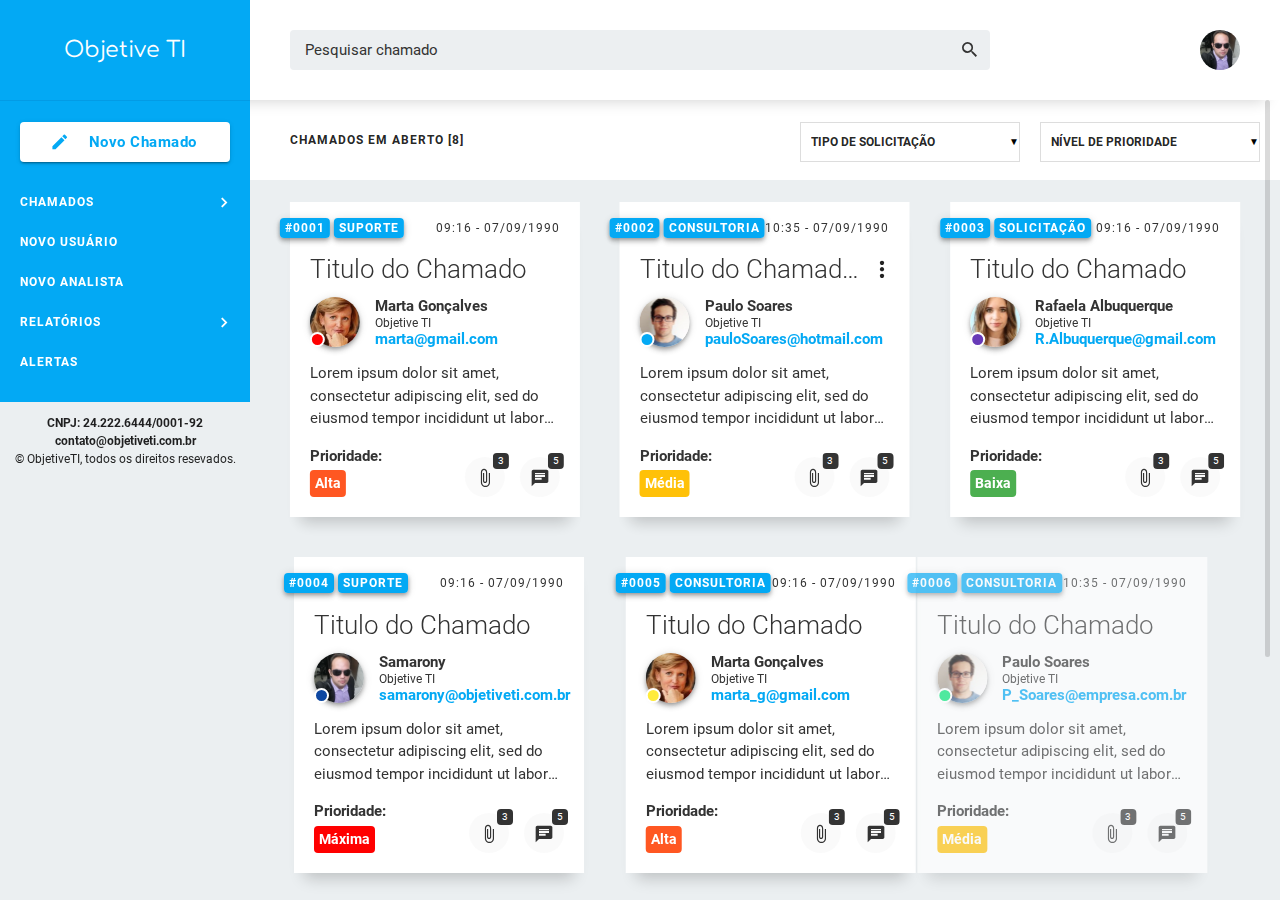
<file: index.html>
﻿<html>
    <head>
        <title>Sam</title>
        <!-- METAS -->
        <meta name="viewport" content="width=device-width, initial-scale=1.0"/>
        <!-- CSS -->
        <link href="css/materialize.css" rel="stylesheet" type="text/css">
        <link href="css/ionicons.css" rel="stylesheet" type="text/css">
        <link href="css/estilo2.css" rel="stylesheet" type="text/css">
        <link href="https://fonts.googleapis.com/css?family=Comfortaa:400,700" rel="stylesheet">
    </head>

    <body>
        
        <div id="topo" class="white">
            <div class="logo light-blue comforta">
		<i class="mdi-navigation-menu click"></i>
                <a href="index.html" class="white-text">Objetive TI</a>
            </div>
            <div class="pesquisa">
                <form class="blue-grey lighten-5">
                    <input type="text" name="busca" placeholder="Pesquisar chamado">
                    <button class="btn z-depth-0">
                        <i class=" ion-android-search"></i>
                    </button>
                </form>
            </div>
            <div class="notificacoes">
                <ul>
                    <li class="active hide">
                        <i class="ion-android-notifications light-blue-text"></i>
                        <span>0</span>
                    </li>
                    <li>
                        <img src="img/sam.jpg" class="responsive-img circle">
                        <div class="content white suave">
                            <h6 class="mini-title"><b>Samarony</b></h6>
                            <a href="#!" class="light-blue-text mini-title">Sair</a>
                        </div>
                    </li>
                </ul>
            </div>
        </div>

        <div id="corpo">
            <div class="menu suave">
                <div class="divider light-blue darken-1"></div>
                <ul class="nm light-blue">
                    <button class="btn openChamado">
                        <b><i class="mdi-content-create left"></i> Novo Chamado</b>
                    </button>
                    <li>
                        <b>Chamados <i class="mdi-hardware-keyboard-arrow-right right" style="margin-right: 15px; font-size: 20px;"></i></b>
                        <ul class="light-blue darken-1 suave">
                            <li>
                                <a>Aberto <span class="right status1"></span></a>
                            </li>
                            <li>
                                <a>Em Atendimento <span class="right status2"></span></a>
                            </li>
                            <li>
                                <a>Aguardando Usuário <span class="right status3"></span></a>
                            </li>
                            <li>
                                <a>Aguardando Terceiro <span class="right status4"></span></a>
                            </li>
                            <li>
                                <a>Encerrado pelo Usuário <span class="right status5"></span></a>
                            </li>
                            <li>
                                <a>Encerrado pelo Analista <span class="right status6"></span></a>
                            </li>
                        </ul>
                    </li>
                    <li>
                        <a href="novousuario.html">Novo Usuário</a>
                    </li>
                    <li>
                        <a href="novoanalista.html">Novo Analista</a>
                    </li>
                    <li>
                        <b>Relatórios <i class="mdi-hardware-keyboard-arrow-right right" style="margin-right: 15px; font-size: 20px;"></i></b>
                        <ul class="light-blue darken-1 suave">
                            <li>
                                <a href="relatorio.html">Relatório de Chamados</a>
                            </li>
                        </ul>
                    </li>
                    <li>
                        <a href="alertas.html">alertas</a>
                    </li>
                </ul>
                <p class="center-align" style="font-size: 12px;">
                    <b>CNPJ: 24.222.6444/0001-92</b>
                    <br>
                    <b>contato@objetiveti.com.br</b>
                    <br>
                    &copy ObjetiveTI, todos os direitos resevados.
                </p>
            </div>
            <div class="chamados">
                <div class="chamados-header white">
                    <h6 class="mini-title"><b>Chamados em Aberto [8]</b></h6>
                    <div class="selecti">
                        <select id="f-prioridade">
                            <option value="#" disabled selected>Nível de Prioridade</option>
                            <option>Todas</option>
                            <option>Máxima</option>
                            <option>Alta</option>
                            <option>Média</option>
                            <option>Baixa</option>
                        </select>
                    </div>
                    <div class="selecti">
                        <select id="f-tipo">
                            <option value="#" disabled selected>Tipo de Solicitação</option>
                            <option>Todas</option>
                            <option>Suporte</option>
                            <option>Consultoria</option>
                            <option>Solicitação</option>
                        </select>
                    </div>
                </div>
                <ul id="aparecer" class="nm items">
                    <li>
                        <a href="chamado.html">
                            <h5 class="mini-title">
                                <b class="light-blue white-text z-depth-2">#0001</b>
                                <b class="tipo light-blue white-text z-depth-2">Suporte</b>
                                <span class="right">09:16 - 07/09/1990</span>
                            </h5>
                            <h4 class="light truncate">Titulo do Chamado</h4>
                            <div class="titulo">
                                <div class="foto circle z-depth-2">
                                    <img src="img/p1.jpg" class="responsive-img" />
                                    <div class="legenda status1"></div>
                                </div>
                                <h6><b class="truncate">Marta Gonçalves</b><span>Objetive TI</span></h6>
                                <h6 class="nm">
                                    <b class="light-blue-text">
                                        marta@gmail.com
                                    </b>
                                </h6>
                            </div>
                            <div class="mini-descricao">
                                Lorem ipsum dolor sit amet, consectetur adipiscing elit, sed do eiusmod tempor incididunt ut labore et dolore magna aliqua.
                            </div>
                            <p>
                                <b>Prioridade:</b>
                                <span class="white-text deep-orange prioridade"><b>Alta</b></span>
                            </p>
                            <div class="infos-extras">
                                <button disabled class="circle">
                                    <i class="mdi-editor-attach-file"></i>
                                    <span class="circle">3</span>
                                </button>
                                <button disabled class="circle">
                                    <i class="mdi-communication-chat"></i>
                                    <span class="circle">5</span>
                                </button>
                            </div>
                        </a>
                        <div class="actions light-blue suave">
                            <div class="action click openChamado tooltipped" data-position="top" data-delay="10" data-tooltip="Editar">
                                <i class="mdi-content-create"></i>
                            </div>
                            <div class="action click tooltipped" data-position="top" data-delay="10" data-tooltip="Arquivar">
                                <i class="mdi-content-archive"></i>
                            </div>
                            <div class="action click tooltipped" data-position="top" data-delay="10" data-tooltip="Deletar">
                                <i class="mdi-action-delete"></i>
                            </div>
                        </div>
                    </li>
                    <li>
                        <a href="chamado.html">
                            <h5 class="mini-title">
                                <b class="light-blue white-text z-depth-2">#0002</b>
                                <b class="tipo light-blue white-text z-depth-2">Consultoria</b>
                                <span class="right">10:35 - 07/09/1990</span>
                            </h5>
                            <h4 class="light truncate">Titulo do Chamado muito cumprido</h4>
                            <div class="titulo">
                                <div class="foto circle z-depth-2">
                                    <img src="img/p2.jpg" class="responsive-img" />
                                    <div class="legenda status2"></div>
                                </div>
                                <h6><b class="truncate">Paulo Soares</b><span>Objetive TI</span></h6>
                                <h6 class="nm">
                                    <b class="light-blue-text">
                                        pauloSoares@hotmail.com
                                    </b>
                                </h6>
                            </div>
                            <div class="mini-descricao">
                                Lorem ipsum dolor sit amet, consectetur adipiscing elit, sed do eiusmod tempor incididunt ut labore et dolore magna aliqua.
                            </div>
                            <p>
                                <b>Prioridade:</b>
                                <span class="white-text amber prioridade"><b>Média</b></span>
                            </p>
                            <div class="infos-extras">
                                <button disabled class="circle">
                                    <i class="mdi-editor-attach-file"></i>
                                    <span class="circle">3</span>
                                </button>
                                <button disabled class="circle">
                                    <i class="mdi-communication-chat"></i>
                                    <span class="circle">5</span>
                                </button>
                            </div>
                        </a>
                        <div class="actionsAnalista">
                            <i class="mdi-navigation-more-vert"></i>
                            <div class="estados light-blue suave">
                                <div class="estado click">Em Atendimento</div>
                                <div class="estado click">Aguardando Usuário</div>
                                <div class="estado click">Aguardando Terceiro</div>
                                <div class="estado click">Encerrado pelo Usuário</div>
                                <div class="estado click">Encerrado pelo Analista</div>
                            </div
                        </div>
                    </li>
                    <li>
                        <a href="chamado.html">
                            <h5 class="mini-title">
                                <b class="light-blue white-text z-depth-2">#0003</b>
                                <b class="tipo light-blue white-text z-depth-2">Solicitação</b>
                                <span class="right">09:16 - 07/09/1990</span>
                            </h5>
                            <h4 class="light truncate">Titulo do Chamado</h4>
                            <div class="titulo">
                                <div class="foto circle z-depth-2">
                                    <img src="img/p3.jpg" class="responsive-img" />
                                    <div class="legenda status6"></div>
                                </div>
                                <h6><b class="truncate">Rafaela Albuquerque</b><span>Objetive TI</span></h6>
                                <h6 class="nm">
                                    <b class="light-blue-text">
                                        R.Albuquerque@gmail.com
                                    </b>
                                </h6>
                            </div>
                            <div class="mini-descricao">
                                Lorem ipsum dolor sit amet, consectetur adipiscing elit, sed do eiusmod tempor incididunt ut labore et dolore magna aliqua.
                            </div>
                            <p>
                                <b>Prioridade:</b>
                                <span class="white-text green prioridade"><b>Baixa</b></span>
                            </p>
                            <div class="infos-extras">
                                <button disabled class="circle">
                                    <i class="mdi-editor-attach-file"></i>
                                    <span class="circle">3</span>
                                </button>
                                <button disabled class="circle">
                                    <i class="mdi-communication-chat"></i>
                                    <span class="circle">5</span>
                                </button>
                            </div>
                        </a>
                        <div class="actions light-blue suave">
                            <div class="action click openChamado tooltipped" data-position="top" data-delay="10" data-tooltip="Editar">
                                <i class="mdi-content-create"></i>
                            </div>
                            <div class="action click tooltipped" data-position="top" data-delay="10" data-tooltip="Arquivar">
                                <i class="mdi-content-archive"></i>
                            </div>
                            <div class="action click tooltipped" data-position="top" data-delay="10" data-tooltip="Deletar">
                                <i class="mdi-action-delete"></i>
                            </div>
                        </div>
                    </li>
                    <li>
                        <a href="chamado.html">
                            <h5 class="mini-title">
                                <b class="light-blue white-text z-depth-2">#0004</b>
                                <b class="tipo light-blue white-text z-depth-2">Suporte</b>
                                <span class="right">09:16 - 07/09/1990</span>
                            </h5>
                            <h4 class="light truncate">Titulo do Chamado</h4>
                            <div class="titulo">
                                <div class="foto circle z-depth-2">
                                    <img src="img/sam.jpg" class="responsive-img" />
                                    <div class="legenda status5"></div>
                                </div>
                                <h6><b class="truncate">Samarony</b><span>Objetive TI</span></h6>
                                <h6 class="nm">
                                    <b class="light-blue-text">
                                        samarony@objetiveti.com.br
                                    </b>
                                </h6>
                            </div>
                            <div class="mini-descricao">
                                Lorem ipsum dolor sit amet, consectetur adipiscing elit, sed do eiusmod tempor incididunt ut labore et dolore magna aliqua.
                            </div>
                            <p>
                                <b>Prioridade:</b>
                                <span class="white-text prioridade"><b>Máxima</b></span>
                            </p>
                            <div class="infos-extras">
                                <button disabled class="circle">
                                    <i class="mdi-editor-attach-file"></i>
                                    <span class="circle">3</span>
                                </button>
                                <button disabled class="circle">
                                    <i class="mdi-communication-chat"></i>
                                    <span class="circle">5</span>
                                </button>
                            </div>
                        </a>
                        <div class="actions light-blue suave">
                            <div class="action click openChamado tooltipped" data-position="top" data-delay="10" data-tooltip="Editar">
                                <i class="mdi-content-create"></i>
                            </div>
                            <div class="action click tooltipped" data-position="top" data-delay="10" data-tooltip="Arquivar">
                                <i class="mdi-content-archive"></i>
                            </div>
                            <div class="action click tooltipped" data-position="top" data-delay="10" data-tooltip="Deletar">
                                <i class="mdi-action-delete"></i>
                            </div>
                        </div>
                    </li>
                    <li>
                        <a href="chamado.html">
                            <h5 class="mini-title">
                                <b class="light-blue white-text z-depth-2">#0005</b>
                                <b class="tipo light-blue white-text z-depth-2">Consultoria</b>
                                <span class="right">09:16 - 07/09/1990</span>
                            </h5>
                            <h4 class="light truncate">Titulo do Chamado</h4>
                            <div class="titulo">
                                <div class="foto circle z-depth-2">
                                    <img src="img/p1.jpg" class="responsive-img" />
                                    <div class="legenda status4"></div>
                                </div>
                                <h6><b class="truncate">Marta Gonçalves</b><span>Objetive TI</span></h6>
                                <h6 class="nm">
                                    <b class="light-blue-text">
                                        marta_g@gmail.com
                                    </b>
                                </h6>
                            </div>
                            <div class="mini-descricao">
                                Lorem ipsum dolor sit amet, consectetur adipiscing elit, sed do eiusmod tempor incididunt ut labore et dolore magna aliqua.
                            </div>
                            <p>
                                <b>Prioridade:</b>
                                <span class="white-text deep-orange prioridade"><b>Alta</b></span>
                            </p>
                            <div class="infos-extras">
                                <button disabled class="circle">
                                    <i class="mdi-editor-attach-file"></i>
                                    <span class="circle">3</span>
                                </button>
                                <button disabled class="circle">
                                    <i class="mdi-communication-chat"></i>
                                    <span class="circle">5</span>
                                </button>
                            </div>
                        </a>
                        <div class="actions light-blue suave">
                            <div class="action click openChamado tooltipped" data-position="top" data-delay="10" data-tooltip="Editar">
                                <i class="mdi-content-create"></i>
                            </div>
                            <div class="action click tooltipped" data-position="top" data-delay="10" data-tooltip="Arquivar">
                                <i class="mdi-content-archive"></i>
                            </div>
                            <div class="action click tooltipped" data-position="top" data-delay="10" data-tooltip="Deletar">
                                <i class="mdi-action-delete"></i>
                            </div>
                        </div>
                    </li>
                    <li>
                        <a href="chamado.html">
                            <h5 class="mini-title">
                                <b class="light-blue white-text z-depth-2">#0006</b>
                                <b class="tipo light-blue white-text z-depth-2">Consultoria</b>
                                <span class="right">10:35 - 07/09/1990</span>
                            </h5>
                            <h4 class="light truncate">Titulo do Chamado</h4>
                            <div class="titulo">
                                <div class="foto circle z-depth-2">
                                    <img src="img/p2.jpg" class="responsive-img" />
                                    <div class="legenda status3"></div>
                                </div>
                                <h6><b class="truncate">Paulo Soares</b><span>Objetive TI</span></h6>
                                <h6 class="nm">
                                    <b class="light-blue-text">
                                        P_Soares@empresa.com.br
                                    </b>
                                </h6>
                            </div>
                            <div class="mini-descricao">
                                Lorem ipsum dolor sit amet, consectetur adipiscing elit, sed do eiusmod tempor incididunt ut labore et dolore magna aliqua.
                            </div>
                            <p>
                                <b>Prioridade:</b>
                                <span class="white-text amber prioridade"><b>Média</b></span>
                            </p>
                            <div class="infos-extras">
                                <button disabled class="circle">
                                    <i class="mdi-editor-attach-file"></i>
                                    <span class="circle">3</span>
                                </button>
                                <button disabled class="circle">
                                    <i class="mdi-communication-chat"></i>
                                    <span class="circle">5</span>
                                </button>
                            </div>
                        </a>
                        <div class="actions light-blue suave">
                            <div class="action click openChamado tooltipped" data-position="top" data-delay="10" data-tooltip="Editar">
                                <i class="mdi-content-create"></i>
                            </div>
                            <div class="action click tooltipped" data-position="top" data-delay="10" data-tooltip="Arquivar">
                                <i class="mdi-content-archive"></i>
                            </div>
                            <div class="action click tooltipped" data-position="top" data-delay="10" data-tooltip="Deletar">
                                <i class="mdi-action-delete"></i>
                            </div>
                        </div>
                    </li>
                    <li>
                        <a href="chamado.html">
                            <h5 class="mini-title">
                                <b class="light-blue white-text z-depth-2">#0007</b>
                                <b class="tipo light-blue white-text z-depth-2">Suporte</b>
                                <span class="right">09:16 - 07/09/1990</span>
                            </h5>
                            <h4 class="light truncate">Titulo do Chamado</h4>
                            <div class="titulo">
                                <div class="foto circle z-depth-2">
                                    <img src="img/p3.jpg" class="responsive-img"/>
                                    <div class="legenda status2"></div>
                                </div>
                                <h6><b class="truncate">Rafaela Albuquerque</b><span>Objetive TI</span></h6>
                                <h6 class="nm">
                                    <b class="light-blue-text">
                                        rafinha123@empresa.edu
                                    </b>
                                </h6>
                            </div>
                            <div class="mini-descricao">
                                Lorem ipsum dolor sit amet, consectetur adipiscing elit, sed do eiusmod tempor incididunt ut labore et dolore magna aliqua.
                            </div>
                            <p>
                                <b>Prioridade:</b>
                                <span class="white-text green prioridade"><b>Baixa</b></span>
                            </p>
                            <div class="infos-extras">
                                <button disabled class="circle">
                                    <i class="mdi-editor-attach-file"></i>
                                    <span class="circle">3</span>
                                </button>
                                <button disabled class="circle">
                                    <i class="mdi-communication-chat"></i>
                                    <span class="circle">5</span>
                                </button>
                            </div>
                        </a>
                        <div class="actions light-blue suave">
                            <div class="action click openChamado tooltipped" data-position="top" data-delay="10" data-tooltip="Editar">
                                <i class="mdi-content-create"></i>
                            </div>
                            <div class="action click tooltipped" data-position="top" data-delay="10" data-tooltip="Arquivar">
                                <i class="mdi-content-archive"></i>
                            </div>
                            <div class="action click tooltipped" data-position="top" data-delay="10" data-tooltip="Deletar">
                                <i class="mdi-action-delete"></i>
                            </div>
                        </div>
                    </li>
                    <li>
                        <a href="chamado.html">
                            <h5 class="mini-title">
                                <b class="light-blue white-text z-depth-2">#0008</b>
                                <b class="tipo light-blue white-text z-depth-2">Solicitação</b>
                                <span class="right">09:16 - 07/09/1990</span>
                            </h5>
                            <h4 class="light truncate">Titulo do Chamado</h4>
                            <div class="titulo">
                                <div class="foto circle z-depth-2">
                                    <img src="img/sam.jpg" class="responsive-img" />
                                    <div class="legenda status1"></div>
                                </div>
                                <h6><b class="truncate">Samarony</b><span>Objetive TI</span></h6>
                                <h6 class="nm">
                                    <b class="light-blue-text">
                                        samarony@objetiveti.com.br
                                    </b>
                                </h6>
                            </div>
                            <div class="mini-descricao">
                                Lorem ipsum dolor sit amet, consectetur adipiscing elit, sed do eiusmod tempor incididunt ut labore et dolore magna aliqua.
                            </div>
                            <p>
                                <b>Prioridade:</b>
                                <span class="white-text prioridade"><b>Máxima</b></span>
                            </p>
                            <div class="infos-extras">
                                <button disabled class="circle">
                                    <i class="mdi-editor-attach-file"></i>
                                    <span class="circle">3</span>
                                </button>
                                <button disabled class="circle">
                                    <i class="mdi-communication-chat"></i>
                                    <span class="circle">5</span>
                                </button>
                            </div>
                        </a>
                        <div class="actions light-blue suave">
                            <div class="action click openChamado tooltipped" data-position="top" data-delay="10" data-tooltip="Editar">
                                <i class="mdi-content-create"></i>
                            </div>
                            <div class="action click tooltipped" data-position="top" data-delay="10" data-tooltip="Arquivar">
                                <i class="mdi-content-archive"></i>
                            </div>
                            <div class="action click tooltipped" data-position="top" data-delay="10" data-tooltip="Deletar">
                                <i class="mdi-action-delete"></i>
                            </div>
                        </div>
                    </li>
                </ul>
            </div>
            <div id="novoChamado" class="suave">
                <form class="white suave">
                    <a class="fechar right light-blue white-text circle click">
                        <i class="mdi-navigation-close"></i>
                    </a>
                    <h6 class="mini-title">
                        <b>Novo Chamado</b>
                    </h6>
                    <input type="text" name="titulodochamado" placeholder="Titulo do chamado">
                    <input type="text" name="pessoasEnvolvidas" placeholder="Emails relacionados Ex: email_1@email.com , email_2@email.com">
                    <textarea class="materialize-textarea" placeholder="Descreva sua dificuldade"></textarea>
                    <div class="file-field input-field nm">
                        <div class="btn light-blue">
                            <span style="text-transform: capitalize;">
                                <i class="mdi-editor-attach-file left"></i> Anexar
                            </span>
                            <input type="file" multiple>
                        </div>
                        <div class="file-path-wrapper">
                            <input class="file-path validate" type="text" placeholder="Envie um ou mais arquivos">
                        </div>
                    </div>
                    <div class="selecti one hide">
                        <select id="n-prioridade">
                            <option value="#" disabled selected>Nível de Prioridade</option>
                            <option>Máxima</option>
                            <option>Alta</option>
                            <option>Média</option>
                            <option>Baixa</option>
                        </select>
                    </div>
                    <div class="selecti">
                        <select id="n-tipo">
                            <option value="#" disabled selected>Tipo de Solicitação</option>
                            <option>Suporte</option>
                            <option>Consultoria</option>
                            <option>Solicitação</option>
                        </select>
                    </div>
                    <div class="right-align">
                        <button type="submit" class="light-blue white-text">
                            <i class="mdi-content-send right"></i> Enviar
                        </button>
                    </div>
                </form>
            </div>
        </div>
        <script src="js/jquery.js"></script>
        <script src="js/materialize.js"></script>
        <script src="js/nicescroll.js"></script>
        <script src="js/script.js"></script>
    </body>
</html>
</file>
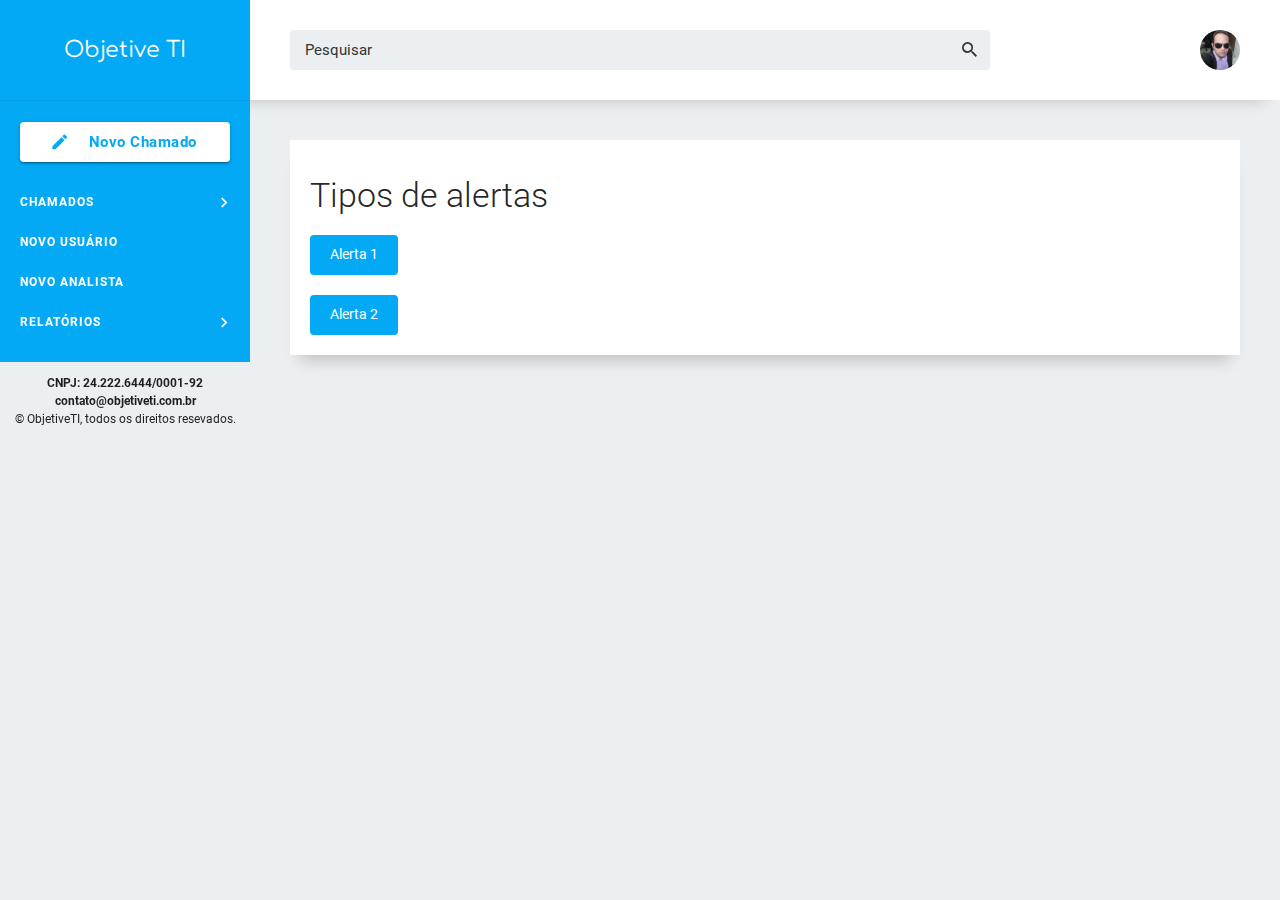
<file: alertas.html>
<html>
    <head>
        <title>Sam</title>
        <!-- METAS -->
        <meta name="viewport" content="width=device-width, initial-scale=1.0"/>
        <!-- CSS -->
        <link href="css/materialize.css" rel="stylesheet" type="text/css">
        <link href="css/ionicons.css" rel="stylesheet" type="text/css">
        <link href="css/estilo2.css" rel="stylesheet" type="text/css">
        <link href="https://fonts.googleapis.com/css?family=Comfortaa:400,700" rel="stylesheet">
    </head>

    <body>
        
        <div id="topo" class="white">
            <div class="logo light-blue comforta">
                <a href="index.html" class="white-text">Objetive TI</a>
            </div>
            <div class="pesquisa">
                <form class="blue-grey lighten-5">
                    <input type="text" name="busca" placeholder="Pesquisar">
                    <button class="btn z-depth-0">
                        <i class=" ion-android-search"></i>
                    </button>
                </form>
            </div>
            <div class="notificacoes">
                <ul>
                    <li class="active hide">
                        <i class="ion-android-notifications light-blue-text"></i>
                        <span>0</span>
                    </li>
                    <li>
                        <img src="img/sam.jpg" class="responsive-img circle">
                        <div class="content white suave">
                            <h6 class="mini-title"><b>Samarony</b></h6>
                            <a href="#!" class="light-blue-text mini-title">Sair</a>
                        </div>
                    </li>
                </ul>
            </div>
        </div>

        <div id="corpo">
            <div class="menu">
                <div class="divider light-blue darken-1"></div>
                <ul class="nm light-blue">
                    <button class="btn openChamado">
                        <b><i class="mdi-content-create left"></i> Novo Chamado</b>
                    </button>
                    <li>
                        <b>Chamados <i class="mdi-hardware-keyboard-arrow-right right" style="margin-right: 15px; font-size: 20px;"></i></b>
                        <ul class="light-blue darken-1 suave">
                            <li>
                                <a>Aberto <span class="right status1"></span></a>
                            </li>
                            <li>
                                <a>Em Atendimento <span class="right status2"></span></a>
                            </li>
                            <li>
                                <a>Aguardando Usuário <span class="right status3"></span></a>
                            </li>
                            <li>
                                <a>Aguardando Terceiro <span class="right status4"></span></a>
                            </li>
                            <li>
                                <a>Encerrado pelo Usuário <span class="right status5"></span></a>
                            </li>
                            <li>
                                <a>Encerrado pelo Analista <span class="right status6"></span></a>
                            </li>
                        </ul>
                    </li>
                    <li>
                        <a href="novousuario.html">Novo Usuário</a>
                    </li>
                    <li>
                        <a href="novoanalista.html">Novo Analista</a>
                    </li>
                    <li>
                        <b>Relatórios <i class="mdi-hardware-keyboard-arrow-right right" style="margin-right: 15px; font-size: 20px;"></i></b>
                        <ul class="light-blue darken-1 suave">
                            <li>
                                <a href="relatorio.html">Relatório de Chamados</a>
                            </li>
                        </ul>
                    </li>
                </ul>
                <p class="center-align" style="font-size: 12px;">
                    <b>CNPJ: 24.222.6444/0001-92</b>
                    <br>
                    <b>contato@objetiveti.com.br</b>
                    <br>
                    &copy ObjetiveTI, todos os direitos resevados.
                </p>
            </div>
            <div class="chamados">
                <div class="chamado-item">
                    <h4 class="light">Tipos de alertas</h4>
                    <div class="alerts">
                        <button class="light-blue white-text suave activeAlert">Alerta 1</button>
                        <button class="light-blue white-text suave activeAlert2">Alerta 2</button>
                    </div>
                </div>
            </div>
            <div id="alerta" class="suave">
                <div class="alertaConteudo white suave">
                    <i class="mdi-communication-chat light-blue white-text circle"></i>
                    <p class="nm">Seu chamado foi aberto.</p>
                </div>
                <div class="alertaConteudo white suave hide">
                    <i class="mdi-action-done light-blue white-text circle"></i>
                    <p class="nm">Seu chamado foi encerrado.</p>
                </div>
                <div class="alertaConteudo white suave hide">
                    <i class="mdi-content-create light-blue white-text circle"></i>
                    <p class="nm">Seu chamado foi alterado.</p>
                </div>
                <div class="alertaConteudo white suave hide">
                    <i class="mdi-action-delete light-blue white-text circle"></i>
                    <p class="nm">Seu chamado foi deletado.</p>
                </div>
                <div class="alertaConteudo white suave hide">
                    <i class="mdi-social-person-add light-blue white-text circle"></i>
                    <p class="nm">O analista foi associado.</p>
                </div>
            </div>
            <div id="alerta2" class="suave">
                <div class="alertaConteudo white suave">
                    <i class="mdi-communication-chat light-blue white-text circle"></i>
                    <p class="nm">Seu chamado foi aberto.</p>
                </div>
                <div class="alertaConteudo white suave hide">
                    <i class="mdi-action-done light-blue white-text circle"></i>
                    <p class="nm">Seu chamado foi encerrado.</p>
                </div>
                <div class="alertaConteudo white suave hide">
                    <i class="mdi-content-create light-blue white-text circle"></i>
                    <p class="nm">Seu chamado foi alterado.</p>
                </div>
                <div class="alertaConteudo white suave hide">
                    <i class="mdi-action-delete light-blue white-text circle"></i>
                    <p class="nm">Seu chamado foi deletado.</p>
                </div>
                <div class="alertaConteudo white suave hide">
                    <i class="mdi-social-person-add light-blue white-text circle"></i>
                    <p class="nm">O analista foi associado.</p>
                </div>
            </div>
            <div id="novoChamado" class="suave">
                <form class="white suave">
                    <a class="fechar right light-blue white-text circle click">
                        <i class="mdi-navigation-close"></i>
                    </a>
                    <h6 class="mini-title">
                        <b>Novo Chamado</b>
                    </h6>
                    <input type="text" name="titulodochamado" placeholder="Titulo do chamado">
                    <input type="text" name="pessoasEnvolvidas" placeholder="Emails relacionados Ex: email_1@email.com , email_2@email.com">
                    <textarea class="materialize-textarea" placeholder="Descreva sua dificuldade"></textarea>
                    <div class="file-field input-field nm">
                        <div class="btn light-blue">
                            <span style="text-transform: capitalize;">
                                <i class="mdi-editor-attach-file left"></i> Anexar
                            </span>
                            <input type="file" multiple>
                        </div>
                        <div class="file-path-wrapper">
                            <input class="file-path validate" type="text" placeholder="Envie um ou mais arquivos">
                        </div>
                    </div>
                    <select id="n-prioridade">
                        <option value="#" disabled selected>Nível de Prioridade</option>
                        <option>Todas</option>
                        <option>Máxima</option>
                        <option>Alta</option>
                        <option>Média</option>
                        <option>Baixa</option>
                    </select>
                    <select id="n-tipo">
                        <option value="#" disabled selected>Tipo de Solicitação</option>
                        <option>Todas</option>
                        <option>Suporte</option>
                        <option>Consultoria</option>
                        <option>Solicitação</option>
                    </select>
                    <div class="right-align">
                        <button type="submit" class="light-blue white-text">
                            <i class="mdi-content-send right"></i> Enviar
                        </button>
                    </div>
                </form>
            </div>
        </div>
        <script src="js/jquery.js"></script>
        <script src="js/materialize.js"></script>
        <script src="js/nicescroll.js"></script>
        <script src="js/chart.js"></script>
        <script src="js/script.js"></script>
    </body>
</html>
</file>
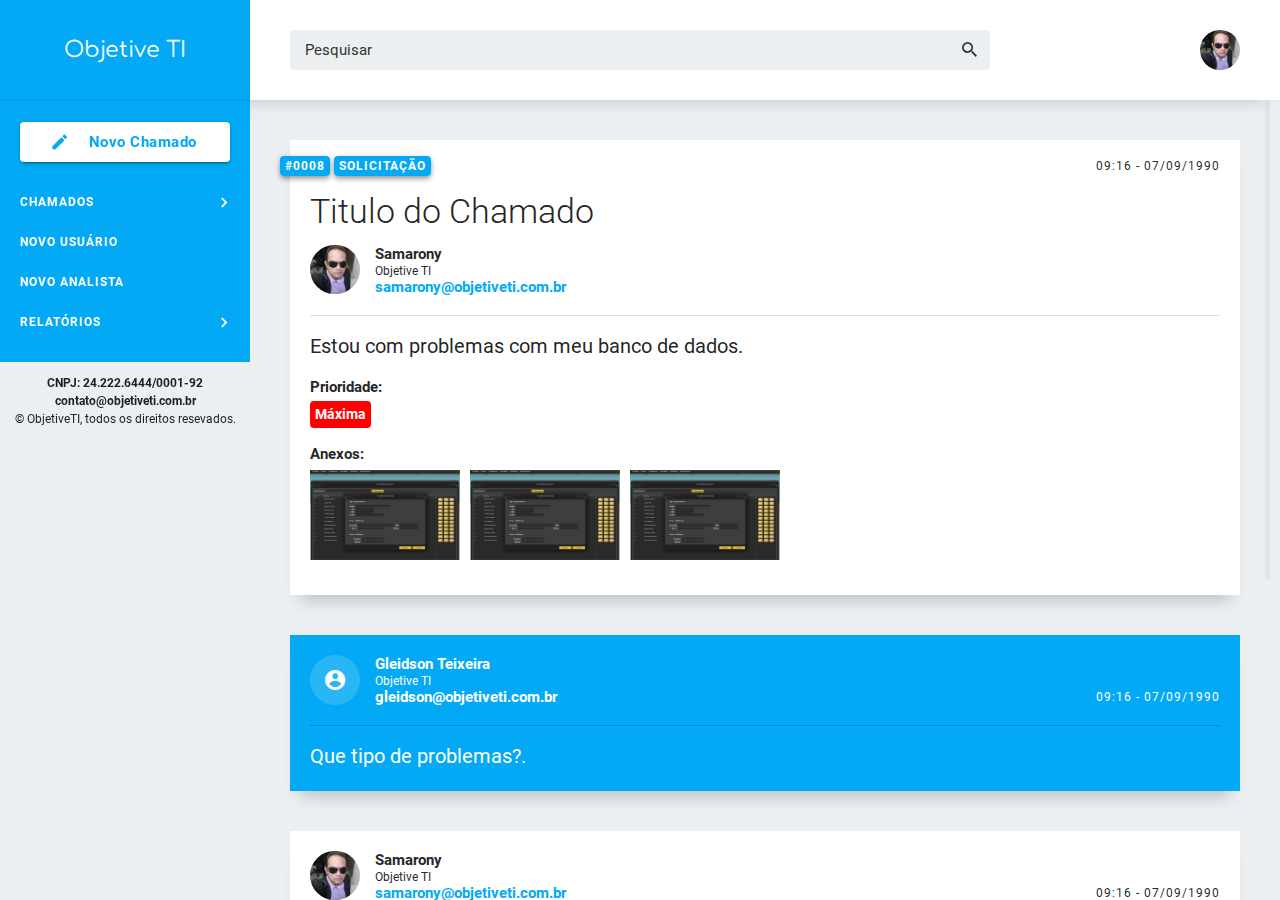
<file: chamado.html>
﻿<html>
    <head>
        <title>Sam</title>
        <!-- METAS -->
        <meta name="viewport" content="width=device-width, initial-scale=1.0"/>
        <!-- CSS -->
        <link href="css/materialize.css" rel="stylesheet" type="text/css">
        <link href="css/ionicons.css" rel="stylesheet" type="text/css">
        <link href="css/estilo2.css" rel="stylesheet" type="text/css">
        <link href="https://fonts.googleapis.com/css?family=Comfortaa:400,700" rel="stylesheet">
    </head>

    <body>
        
        <div id="topo" class="white">
            <div class="logo light-blue comforta">
		<i class="mdi-navigation-menu click"></i>
                <a href="index.html" class="white-text">Objetive TI</a>
            </div>
            <div class="pesquisa">
                <form class="blue-grey lighten-5">
                    <input type="text" name="busca" placeholder="Pesquisar">
                    <button class="btn z-depth-0">
                        <i class=" ion-android-search"></i>
                    </button>
                </form>
            </div>
            <div class="notificacoes">
                <ul>
                    <li class="active hide">
                        <i class="ion-android-notifications light-blue-text"></i>
                        <span>0</span>
                    </li>
                    <li>
                        <img src="img/sam.jpg" class="responsive-img circle">
                        <div class="content white suave">
                            <h6 class="mini-title"><b>Samarony</b></h6>
                            <a href="#!" class="light-blue-text mini-title">Sair</a>
                        </div>
                    </li>
                </ul>
            </div>
        </div>

        <div id="corpo">
            <div class="menu suave">
                <div class="divider light-blue darken-1"></div>
                <ul class="nm light-blue">
                    <button class="btn openChamado">
                        <b><i class="mdi-content-create left"></i> Novo Chamado</b>
                    </button>
                    <li>
                        <b>Chamados <i class="mdi-hardware-keyboard-arrow-right right" style="margin-right: 15px; font-size: 20px;"></i></b>
                        <ul class="light-blue darken-1 suave">
                            <li>
                                <a>Aberto <span class="right status1"></span></a>
                            </li>
                            <li>
                                <a>Em Atendimento <span class="right status2"></span></a>
                            </li>
                            <li>
                                <a>Aguardando Usuário <span class="right status3"></span></a>
                            </li>
                            <li>
                                <a>Aguardando Terceiro <span class="right status4"></span></a>
                            </li>
                            <li>
                                <a>Encerrado pelo Usuário <span class="right status5"></span></a>
                            </li>
                            <li>
                                <a>Encerrado pelo Analista <span class="right status6"></span></a>
                            </li>
                        </ul>
                    </li>
                    <li>
                        <a href="novousuario.html">Novo Usuário</a>
                    </li>
                    <li>
                        <a href="novoanalista.html">Novo Analista</a>
                    </li>
                    <li>
                        <b>Relatórios <i class="mdi-hardware-keyboard-arrow-right right" style="margin-right: 15px; font-size: 20px;"></i></b>
                        <ul class="light-blue darken-1 suave">
                            <li>
                                <a href="relatorio.html">Relatório de Chamados</a>
                            </li>
                        </ul>
                    </li>
                </ul>
                <p class="center-align" style="font-size: 12px;">
                    <b>CNPJ: 24.222.6444/0001-92</b>
                    <br>
                    <b>contato@objetiveti.com.br</b>
                    <br>
                    &copy ObjetiveTI, todos os direitos resevados.
                </p>
            </div>
            <div class="chamados">
                <button class="responder light-blue white-text hide">Responder</button>
                <div class="chamado-item white">
                    <h5 class="mini-title">
                        <b class="light-blue white-text z-depth-2">#0008</b>
                        <b class="light-blue white-text z-depth-2">Solicitação</b>
                        <span class="right">09:16 - 07/09/1990</span>
                    </h5>
                    <h4 class="light">Titulo do Chamado</h4>
                    <div class="titulo">
                        <div class="foto">
                            <img src="img/sam.jpg" class="responsive-img circle" />
                        </div>
                        <h6><b class="truncate">Samarony</b><span>Objetive TI</span></h6>
                        <h6 class="nm">
                            <b class="light-blue-text">
                                samarony@objetiveti.com.br
                            </b>
                        </h6>
                    </div>
                    <div class="divider"></div>
                    <div class="mini-descricao">
                        Estou com problemas com meu banco de dados.
                    </div>
                    <p>
                        <b>Prioridade:</b>
                        <span class="white-text"><b>Máxima</b></span>
                    </p>
                    <p>
                        <b>Anexos:</b>
                        <div class="anexos">
                            <div class="anexo">
                                <a href="#!">
                                    <div class="hover"><i class="mdi-file-file-download white-text"></i></div>
                                    <img src="img/tela.jpg" class="responsive-img">
                                </a>
                            </div>
                            <div class="anexo">
                                <a href="#!">
                                    <div class="hover"><i class="mdi-file-file-download white-text"></i></div>
                                    <img src="img/tela.jpg" class="responsive-img">
                                </a>
                            </div>
                            <div class="anexo">
                                <a href="#!">
                                    <div class="hover"><i class="mdi-file-file-download white-text"></i></div>
                                    <img src="img/tela.jpg" class="responsive-img">
                                </a>
                            </div>
                        </div>
                    </p>
                </div>
                <div class="chamado-item light-blue">
                    <div class="titulo">
                        <div class="foto circle light-blue lighten-1">
                            <i class="mdi-action-account-circle white-text"></i>
                            <img src="img/sam.jpg" class="responsive-img hide" />
                        </div>
                        <h6 class="white-text"><b class="truncate">Gleidson Teixeira</b><span>Objetive TI</span></h6>
                        <h6 class="nm white-text">
                            <b>
                                gleidson@objetiveti.com.br
                            </b>
                            <span class="right mini-title">09:16 - 07/09/1990</span>
                        </h6>
                    </div>
                    <div class="divider light-blue darken-2"></div>
                    <div class="mini-descricao white-text">
                        Que tipo de problemas?.
                    </div>
                </div>
                <div class="chamado-item white">
                    <div class="titulo">
                        <div class="foto">
                            <img src="img/sam.jpg" class="responsive-img circle" />
                        </div>
                        <h6><b class="truncate">Samarony</b><span>Objetive TI</span></h6>
                        <h6 class="nm">
                            <b class="light-blue-text">
                                samarony@objetiveti.com.br
                            </b>
                            <span class="right mini-title">09:16 - 07/09/1990</span>
                        </h6>
                    </div>
                    <div class="divider"></div>
                    <div class="mini-descricao">
                        Não esta salvando as alterações que estou aplicando, e por isso não estou conseguindo gerar um relatório para passar para o financeiro.
                    </div>
                </div>
                <form class="white">
                    <h6 class="mini-title"><b>Responder</b></h6>
                    <textarea id="resposta" class="materialize-textarea" placeholder="Escreva sua resposta"></textarea>
                    <div class="file-field input-field nm">
                        <div class="btn light-blue">
                            <span style="text-transform: capitalize;">
                                <i class="mdi-editor-attach-file left"></i> Anexar
                            </span>
                            <input type="file" multiple>
                        </div>
                        <div class="file-path-wrapper">
                            <input class="file-path validate" type="text" placeholder="Envie um ou mais arquivos">
                        </div>
                        <p>
                            <input type="checkbox" id="solucao" />
                            <label for="solucao">Marcar essa resposta como solução</label>
                        </p>
                    </div>
                    <div class="right-align">
                        <a class="light-blue white-text click openAnalistas">
                            <i class="mdi-social-person-add left"></i> Adicionar Analista
                        </a>
                        <button type="submit" class="light-blue white-text">
                            <i class="mdi-content-send right"></i> Enviar
                        </button>
                    </div>
                </form>
            </div>
            <div id="analistas" class="suave">
                <div class="lista white suave">
                    <span class="fechar right light-blue white-text circle click">
                        <i class="mdi-navigation-close"></i>
                    </span>
                    <h6 class="mini-title">
                        <b>Escolha um analista</b>
                    </h6>
                    <form>
                        <input type="search" name="buscaAnalista" placeholder="Procurar analista" class="blue-grey lighten-5">
                        <ul>
                            <li>
                                <p>
                                    <input type="checkbox" id="analista1" />
                                    <label for="analista1">Samarony</label>
                                </p>
                            </li>
                            <li>
                                <p>
                                    <input type="checkbox" id="analista2" />
                                    <label for="analista2">Gleidson</label>
                                </p>
                            </li>
                            <li>
                                <p>
                                    <input type="checkbox" id="analista3" />
                                    <label for="analista3">Vilarin</label>
                                </p>
                            </li>
                            <li>
                                <p>
                                    <input type="checkbox" id="analista4" />
                                    <label for="analista4">Francisco</label>
                                </p>
                            </li>
                        </ul>
                        <button class="light-blue white-text">Confirmar</button>
                    </form>
                </div>
            </div>
            <div id="novoChamado" class="suave">
                <form class="white suave">
                    <a class="fechar right light-blue white-text circle click">
                        <i class="mdi-navigation-close"></i>
                    </a>
                    <h6 class="mini-title">
                        <b>Novo Chamado</b>
                    </h6>
                    <input type="text" name="titulodochamado" placeholder="Titulo do chamado">
                    <input type="text" name="pessoasEnvolvidas" placeholder="Emails relacionados Ex: email_1@email.com , email_2@email.com">
                    <textarea class="materialize-textarea" placeholder="Descreva sua dificuldade"></textarea>
                    <div class="file-field input-field nm">
                        <div class="btn light-blue">
                            <span style="text-transform: capitalize;">
                                <i class="mdi-editor-attach-file left"></i> Anexar
                            </span>
                            <input type="file" multiple>
                        </div>
                        <div class="file-path-wrapper">
                            <input class="file-path validate" type="text" placeholder="Envie um ou mais arquivos">
                        </div>
                    </div>
                    <select id="n-prioridade">
                        <option value="#" disabled selected>Nível de Prioridade</option>
                        <option>Todas</option>
                        <option>Máxima</option>
                        <option>Alta</option>
                        <option>Média</option>
                        <option>Baixa</option>
                    </select>
                    <select id="n-tipo">
                        <option value="#" disabled selected>Tipo de Solicitação</option>
                        <option>Todas</option>
                        <option>Suporte</option>
                        <option>Consultoria</option>
                        <option>Solicitação</option>
                    </select>
                    <div class="right-align">
                        <button type="submit" class="light-blue white-text">
                            <i class="mdi-content-send right"></i> Enviar
                        </button>
                    </div>
                </form>
            </div>
        </div>
        <script src="js/jquery.js"></script>
        <script src="js/materialize.js"></script>
        <script src="js/nicescroll.js"></script>
        <script src="js/script.js"></script>
    </body>
</html>
</file>
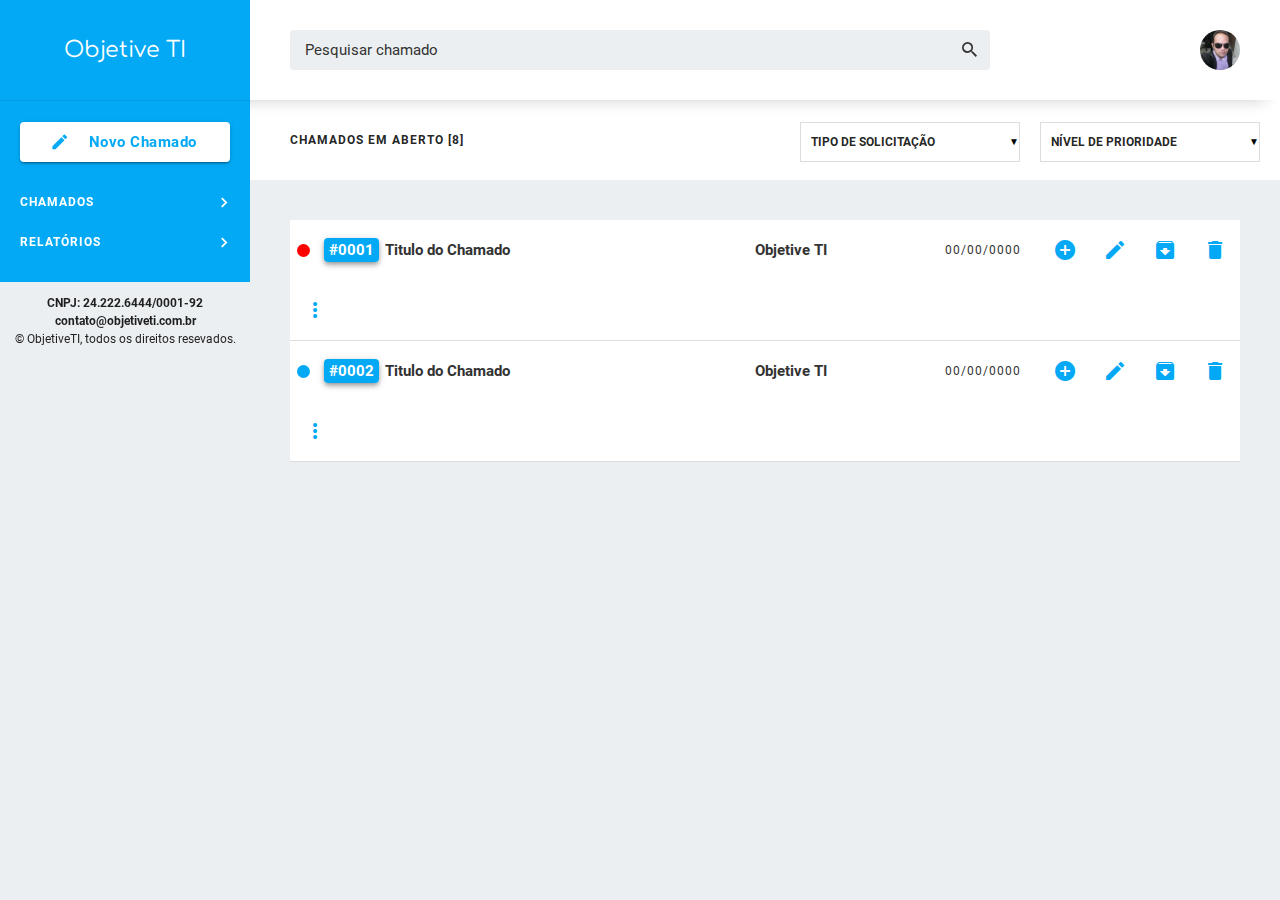
<file: cliente.html>
﻿<html>
    <head>
        <title>Sam</title>
        <!-- METAS -->
        <meta name="viewport" content="width=device-width, initial-scale=1.0"/>
        <!-- CSS -->
        <link href="css/materialize.css" rel="stylesheet" type="text/css">
        <link href="css/ionicons.css" rel="stylesheet" type="text/css">
        <link href="css/estilo2.css" rel="stylesheet" type="text/css">
        <link href="https://fonts.googleapis.com/css?family=Comfortaa:400,700" rel="stylesheet">
    </head>

    <body>
        
        <div id="topo" class="white">
            <div class="logo light-blue comforta">
		<i class="mdi-navigation-menu click"></i>
                <a href="index.html" class="white-text">Objetive TI</a>
            </div>
            <div class="pesquisa">
                <form class="blue-grey lighten-5">
                    <input type="text" name="busca" placeholder="Pesquisar chamado">
                    <button class="btn z-depth-0">
                        <i class=" ion-android-search"></i>
                    </button>
                </form>
            </div>
            <div class="notificacoes">
                <ul>
                    <li class="active hide">
                        <i class="ion-android-notifications light-blue-text"></i>
                        <span>0</span>
                    </li>
                    <li>
                        <img src="img/sam.jpg" class="responsive-img circle">
                        <div class="content white suave">
                            <h6 class="mini-title"><b>Samarony</b></h6>
                            <a href="#!" class="light-blue-text mini-title">Sair</a>
                        </div>
                    </li>
                </ul>
            </div>
        </div>

        <div id="corpo">
            <div class="menu">
                <div class="divider light-blue darken-1"></div>
                <ul class="nm light-blue">
                    <button class="btn openChamado">
                        <b><i class="mdi-content-create left"></i> Novo Chamado</b>
                    </button>
                    <li>
                        <b>Chamados <i class="mdi-hardware-keyboard-arrow-right right" style="margin-right: 15px; font-size: 20px;"></i></b>
                        <ul class="light-blue darken-1 suave">
                            <li>
                                <a>Aberto <span class="right status1"></span></a>
                            </li>
                            <li>
                                <a>Em Atendimento <span class="right status2"></span></a>
                            </li>
                            <li>
                                <a>Aguardando Usuário <span class="right status3"></span></a>
                            </li>
                            <li>
                                <a>Aguardando Terceiro <span class="right status4"></span></a>
                            </li>
                            <li>
                                <a>Encerrado pelo Usuário <span class="right status5"></span></a>
                            </li>
                            <li>
                                <a>Encerrado pelo Analista <span class="right status6"></span></a>
                            </li>
                        </ul>
                    </li>
                    <li>
                        <b>Relatórios <i class="mdi-hardware-keyboard-arrow-right right" style="margin-right: 15px; font-size: 20px;"></i></b>
                        <ul class="light-blue darken-1 suave">
                            <li>
                                <a href="relatorio.html">Relatório de Chamados</a>
                            </li>
                        </ul>
                    </li>
                </ul>
                <p class="center-align" style="font-size: 12px;">
                    <b>CNPJ: 24.222.6444/0001-92</b>
                    <br>
                    <b>contato@objetiveti.com.br</b>
                    <br>
                    &copy ObjetiveTI, todos os direitos resevados.
                </p>
            </div>
            <div class="chamados">
                <div class="chamados-header white">
                    <h6 class="mini-title"><b>Chamados em Aberto [8]</b></h6>
                    <div class="selecti">
                        <select id="f-prioridade">
                            <option value="#" disabled selected>Nível de Prioridade</option>
                            <option>Todas</option>
                            <option>Máxima</option>
                            <option>Alta</option>
                            <option>Média</option>
                            <option>Baixa</option>
                        </select>
                    </div>
                    <div class="selecti">
                        <select id="f-tipo">
                            <option value="#" disabled selected>Tipo de Solicitação</option>
                            <option>Todas</option>
                            <option>Suporte</option>
                            <option>Consultoria</option>
                            <option>Solicitação</option>
                        </select>
                    </div>
                </div>
                <ul class="items-lista">
                    <li class="suave" data-state="0">
                        <a href="chamado.html">
                            <h6 class="codigo">
                                <div class="legenda status1"></div>
                                <b class="light-blue white-text z-depth-2">#0001</b>
                            </h6>
                            <h6 class="titulo truncate">
                                <b>Titulo do Chamado</b>
                            </h6>
                            <h6 class="cliente truncate">
                                <b>Objetive TI</b>
                            <h6 class="data">
                                <span class="mini-title">00/00/0000</span>
                            </h6>
                        </a>
                        <i class="mdi-content-add-circle light-blue-text click"></i>
			<div class="actions suave">
                            <i class="mdi-content-create light-blue-text"></i>
                            <i class="mdi-content-archive light-blue-text"></i>
                            <i class="mdi-action-delete light-blue-text"></i>
			</div>
			<i class="mdi-navigation-more-vert light-blue-text mais"></i>
                        <ul class="nm sub suave">
                            <li>
                                <h6 class="descricao truncate">
                                    lorem ipsum locklamet ala ur akbar
                                </h6>
                                <h6 class="data">
                                    <span class="mini-title">00/00/0000</span>
                                </h6>
                            </li>
                            <li class="light-blue white-text">
                                <h6 class="descricao truncate">
                                    lorem ipsum locklamet ala ur akbar
                                </h6>
                                <h6 class="data">
                                    <span class="mini-title">00/00/0000</span>
                                </h6>
                            </li>
                            <li>
                                <h6 class="descricao truncate">
                                    lorem ipsum locklamet ala ur akbar
                                </h6>
                                <h6 class="data">
                                    <span class="mini-title">00/00/0000</span>
                                </h6>
                            </li>
                            <li class="light-blue white-text">
                                <h6 class="descricao truncate">
                                    lorem ipsum locklamet ala ur akbar
                                </h6>
                                <h6 class="data">
                                    <span class="mini-title">00/00/0000</span>
                                </h6>
                            </li>
                        </ul>
                    </li>
                    <li class="suave" data-state="0">
                        <a href="chamado.html">
                            <h6 class="codigo">
                                <div class="legenda status2"></div>
                                <b class="light-blue white-text z-depth-2">#0002</b>
                            </h6>
                            <h6 class="titulo truncate">
                                <b>Titulo do Chamado</b>
                            </h6>
                            <h6 class="cliente truncate">
                                <b>Objetive TI</b>
                            <h6 class="data">
                                <span class="mini-title">00/00/0000</span>
                            </h6>
                        </a>
                        <i class="mdi-content-add-circle light-blue-text click"></i>
                        <div class="actions suave">
                            <i class="mdi-content-create light-blue-text"></i>
                            <i class="mdi-content-archive light-blue-text"></i>
                            <i class="mdi-action-delete light-blue-text"></i>
			</div>
			<i class="mdi-navigation-more-vert light-blue-text mais"></i>
                        <ul class="nm sub">
                            <li>
                                <h6 class="descricao truncate">
                                    lorem ipsum locklamet ala ur akbar
                                </h6>
                                <h6 class="data">
                                    <span class="mini-title">00/00/0000</span>
                                </h6>
                            </li>
                        </ul>
                    </li>
                    <!--<li class="suave">
                        <a href="chamado.html">
                            <h6 class="codigo">
                                <div class="legenda status3"></div>
                                <b class="light-blue white-text z-depth-2">#0003</b>
                            </h6>
                            <h6 class="titulo truncate">
                                <b>Titulo do Chamado</b>
                            </h6>
                            <h6 class="cliente">
                                <b>Objetive TI</b>
                            <h6 class="data">
                                <span class="mini-title">00/00/0000</span>
                            </h6>
                        </a>
                        <i class="mdi-content-add-circle light-blue-text click" data-state="0"></i>
                        <ul class="nm sub">
                            <li>
                                <h6 class="descricao truncate">
                                    lorem ipsum locklamet ala ur akbar
                                </h6>
                                <h6 class="data">
                                    <span class="mini-title">00/00/0000</span>
                                </h6>
                            </li>
                        </ul>
                    </li>
                    <li class="suave">
                        <a href="chamado.html">
                            <h6 class="codigo">
                                <div class="legenda status4"></div>
                                <b class="light-blue white-text z-depth-2">#0004</b>
                            </h6>
                            <h6 class="titulo truncate">
                                <b>Titulo do Chamado</b>
                            </h6>
                            <h6 class="cliente">
                                <b>Objetive TI</b>
                            <h6 class="data">
                                <span class="mini-title">00/00/0000</span>
                            </h6>
                        </a>
                        <i class="mdi-content-add-circle light-blue-text click" data-state="0"></i>
                        <ul class="nm sub">
                            <li>
                                <h6 class="descricao truncate">
                                    lorem ipsum locklamet ala ur akbar
                                </h6>
                                <h6 class="data">
                                    <span class="mini-title">00/00/0000</span>
                                </h6>
                            </li>
                        </ul>
                    </li>
                    <li class="suave">
                        <a href="chamado.html">
                            <h6 class="codigo">
                                <div class="legenda status5"></div>
                                <b class="light-blue white-text z-depth-2">#0005</b>
                            </h6>
                            <h6 class="titulo truncate">
                                <b>Titulo do Chamado</b>
                            </h6>
                            <h6 class="cliente">
                                <b>Objetive TI</b>
                            <h6 class="data">
                                <span class="mini-title">00/00/0000</span>
                            </h6>
                        </a>
                        <i class="mdi-content-add-circle light-blue-text click" data-state="0"></i>
                        <ul class="nm sub">
                            <li>
                                <h6 class="descricao truncate">
                                    lorem ipsum locklamet ala ur akbar
                                </h6>
                                <h6 class="data">
                                    <span class="mini-title">00/00/0000</span>
                                </h6>
                            </li>
                        </ul>
                    </li>
                    <li class="suave">
                        <a href="chamado.html">
                            <h6 class="codigo">
                                <div class="legenda status6"></div>
                                <b class="light-blue white-text z-depth-2">#0006</b>
                            </h6>
                            <h6 class="titulo truncate">
                                <b>Titulo do Chamado</b>
                            </h6>
                            <h6 class="cliente">
                                <b>Objetive TI</b>
                            <h6 class="data">
                                <span class="mini-title">00/00/0000</span>
                            </h6>
                        </a>
                        <i class="mdi-content-add-circle light-blue-text click" data-state="0"></i>
                        <ul class="nm sub">
                            <li>
                                <h6 class="descricao truncate">
                                    lorem ipsum locklamet ala ur akbar
                                </h6>
                                <h6 class="data">
                                    <span class="mini-title">00/00/0000</span>
                                </h6>
                            </li>
                        </ul>
                    </li>-->
                </ul>
            </div>
            <div id="novoChamado" class="suave">
                <form class="white suave">
                    <a class="fechar right light-blue white-text circle click">
                        <i class="mdi-navigation-close"></i>
                    </a>
                    <h6 class="mini-title">
                        <b>Novo Chamado</b>
                    </h6>
                    <input type="text" name="titulodochamado" placeholder="Titulo do chamado">
                    <input type="text" name="pessoasEnvolvidas" placeholder="Emails relacionados Ex: email_1@email.com , email_2@email.com">
                    <textarea class="materialize-textarea" placeholder="Descreva sua dificuldade"></textarea>
                    <div class="file-field input-field nm">
                        <div class="btn light-blue">
                            <span style="text-transform: capitalize;">
                                <i class="mdi-editor-attach-file left"></i> Anexar
                            </span>
                            <input type="file" multiple>
                        </div>
                        <div class="file-path-wrapper">
                            <input class="file-path validate" type="text" placeholder="Envie um ou mais arquivos">
                        </div>
                    </div>
                    <select id="n-prioridade">
                        <option value="#" disabled selected>Nível de Prioridade</option>
                        <option>Todas</option>
                        <option>Máxima</option>
                        <option>Alta</option>
                        <option>Média</option>
                        <option>Baixa</option>
                    </select>
                    <select id="n-tipo">
                        <option value="#" disabled selected>Tipo de Solicitação</option>
                        <option>Todas</option>
                        <option>Suporte</option>
                        <option>Consultoria</option>
                        <option>Solicitação</option>
                    </select>
                    <div class="right-align">
                        <button type="submit" class="light-blue white-text">
                            <i class="mdi-content-send right"></i> Enviar
                        </button>
                    </div>
                </form>
            </div>
        </div>
        <script src="js/jquery.js"></script>
        <script src="js/materialize.js"></script>
        <script src="js/nicescroll.js"></script>
        <script src="js/script.js"></script>
    </body>
</html>
</file>
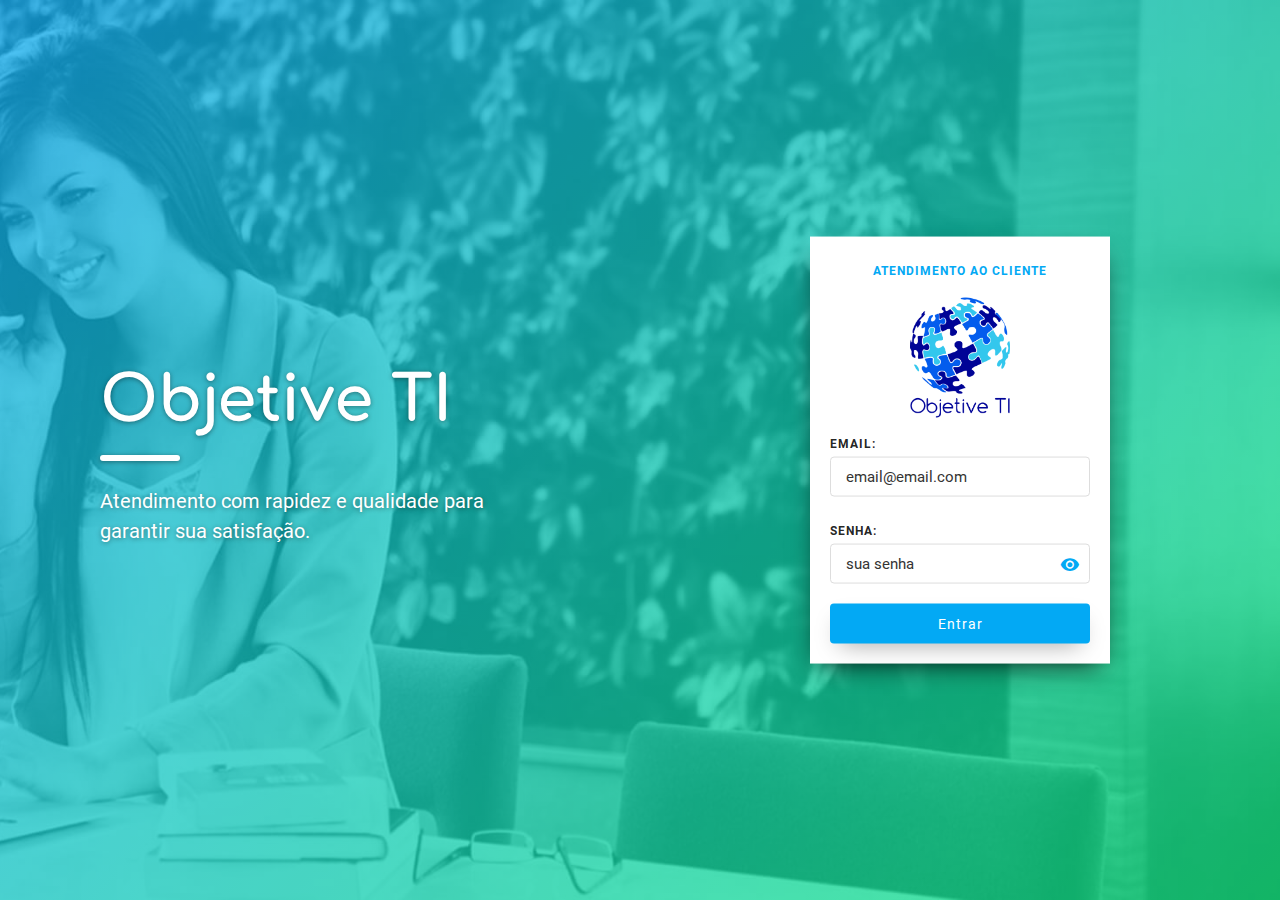
<file: login.html>
<html>
    <head>
        <title>Sam</title>
        <!-- METAS -->
        <meta name="viewport" content="width=device-width, initial-scale=1.0"/>
        <!-- CSS -->
        <link href="css/materialize.css" rel="stylesheet" type="text/css">
        <link href="css/ionicons.css" rel="stylesheet" type="text/css">
        <link href="css/estilo2.css" rel="stylesheet" type="text/css">
        <link href="https://fonts.googleapis.com/css?family=Comfortaa:400,700" rel="stylesheet">
    </head>

    <body>
        
        
        <div id="login">
            <div class="header">
                <h1 class="comforta white-text">
                    <b>Objetive TI</b>
                    <div class="divider white"></div>
                </h1>

                <p class="white-text">Atendimento com rapidez e qualidade para garantir sua satisfação.</p>
            </div>
            <form class="white">
                <h6 class="light-blue-text center-align mini-title">
                    <b>Atendimento ao Cliente</b>
                </h6>
                <img src="img/logo.png" class="responsive-img">
                <div class="input-field">
                    <h6 class="mini-title"><b>Email:</b></h6>
                    <input type="text" name="email" id="email" placeholder="email@email.com" required>
                </div>
                <div class="input-field">
                    <h6 class="mini-title"><b>Senha:</b></h6>
                    <i class="mdi-image-remove-red-eye ver click circle light-blue-text"></i>
                    <input type="password" name="email" id="senha" placeholder="sua senha" required>
                </div>
                <button class="btn light-blue white-text">Entrar</button>
            </form>
        </div>

        <script src="js/jquery.js"></script>
        <script src="js/materialize.js"></script>
        <script>
            function verSenha(){
                $(".ver").click(function(){
                    var tipo = $(this).next("input").attr("type");
                    if (tipo == 'password'){
                        $(this).next("input").attr("type", "text");
                    } else {
                        $(this).next("input").attr("type", "password");
                    }
                })
            } verSenha();
        </script>
    </body>
</html>
</file>
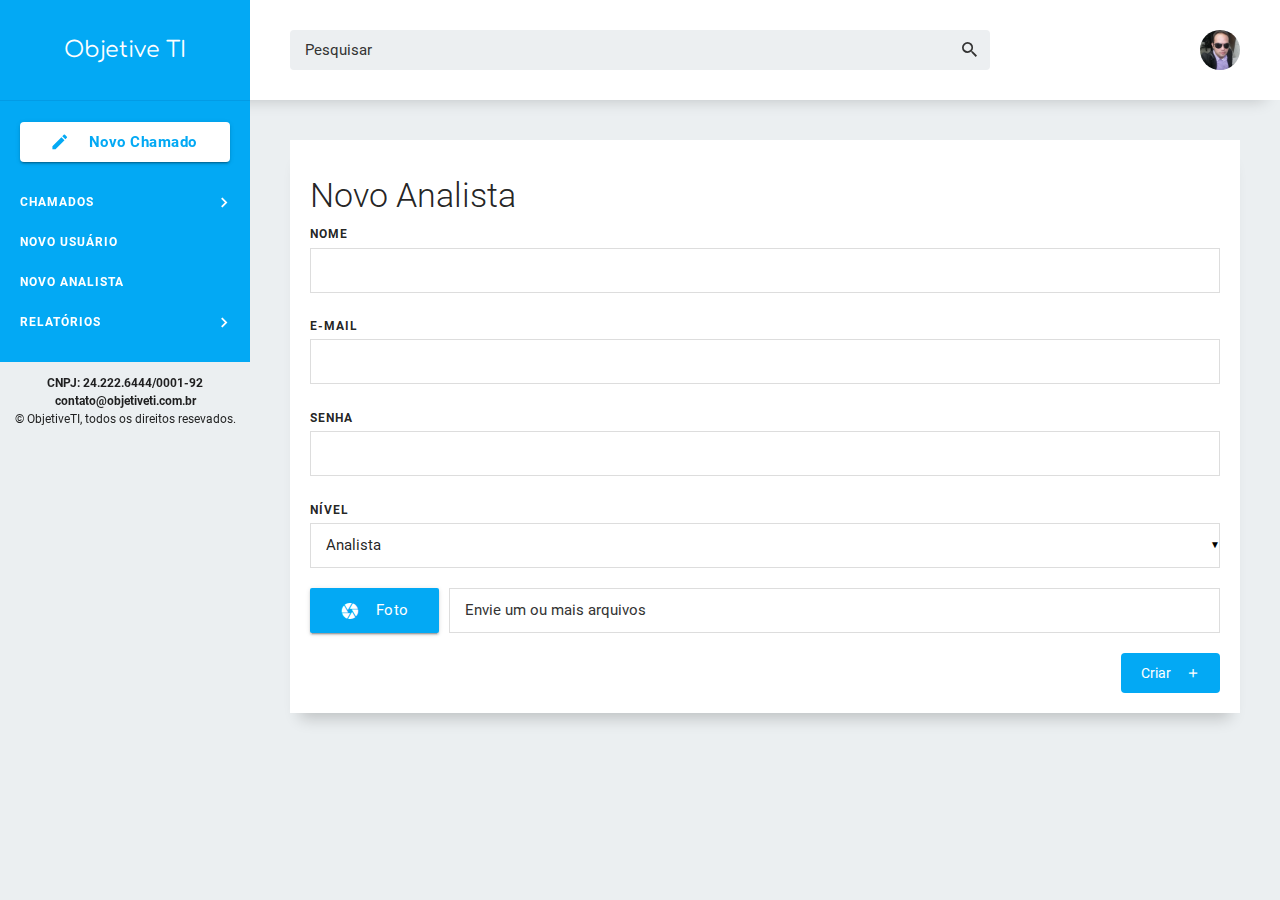
<file: novoanalista.html>
<html>
    <head>
        <title>Sam</title>
        <!-- METAS -->
        <meta name="viewport" content="width=device-width, initial-scale=1.0"/>
        <!-- CSS -->
        <link href="css/materialize.css" rel="stylesheet" type="text/css">
        <link href="css/ionicons.css" rel="stylesheet" type="text/css">
        <link href="css/estilo2.css" rel="stylesheet" type="text/css">
        <link href="https://fonts.googleapis.com/css?family=Comfortaa:400,700" rel="stylesheet">
    </head>

    <body>
        
        <div id="topo" class="white">
            <div class="logo light-blue comforta">
                <a href="index.html" class="white-text">Objetive TI</a>
            </div>
            <div class="pesquisa">
                <form class="blue-grey lighten-5">
                    <input type="text" name="busca" placeholder="Pesquisar">
                    <button class="btn z-depth-0">
                        <i class=" ion-android-search"></i>
                    </button>
                </form>
            </div>
            <div class="notificacoes">
                <ul>
                    <li class="active hide">
                        <i class="ion-android-notifications light-blue-text"></i>
                        <span>0</span>
                    </li>
                    <li>
                        <img src="img/sam.jpg" class="responsive-img circle">
                        <div class="content white suave">
                            <h6 class="mini-title"><b>Samarony</b></h6>
                            <a href="#!" class="light-blue-text mini-title">Sair</a>
                        </div>
                    </li>
                </ul>
            </div>
        </div>

        <div id="corpo">
            <div class="menu">
                <div class="divider light-blue darken-1"></div>
                <ul class="nm light-blue">
                    <button class="btn openChamado">
                        <b><i class="mdi-content-create left"></i> Novo Chamado</b>
                    </button>
                    <li>
                        <b>Chamados <i class="mdi-hardware-keyboard-arrow-right right" style="margin-right: 15px; font-size: 20px;"></i></b>
                        <ul class="light-blue darken-1 suave">
                            <li>
                                <a>Aberto <span class="right status1"></span></a>
                            </li>
                            <li>
                                <a>Em Atendimento <span class="right status2"></span></a>
                            </li>
                            <li>
                                <a>Aguardando Usuário <span class="right status3"></span></a>
                            </li>
                            <li>
                                <a>Aguardando Terceiro <span class="right status4"></span></a>
                            </li>
                            <li>
                                <a>Encerrado pelo Usuário <span class="right status5"></span></a>
                            </li>
                            <li>
                                <a>Encerrado pelo Analista <span class="right status6"></span></a>
                            </li>
                        </ul>
                    </li>
                    <li>
                        <a href="novousuario.html">Novo Usuário</a>
                    </li>
                    <li>
                        <a href="novoanalista.html">Novo Analista</a>
                    </li>
                    <li>
                        <b>Relatórios <i class="mdi-hardware-keyboard-arrow-right right" style="margin-right: 15px; font-size: 20px;"></i></b>
                        <ul class="light-blue darken-1 suave">
                            <li>
                                <a href="relatorio.html">Relatório de Chamados</a>
                            </li>
                        </ul>
                    </li>
                </ul>
                <p class="center-align" style="font-size: 12px;">
                    <b>CNPJ: 24.222.6444/0001-92</b>
                    <br>
                    <b>contato@objetiveti.com.br</b>
                    <br>
                    &copy ObjetiveTI, todos os direitos resevados.
                </p>
            </div>
            <div class="chamados">
                <div class="chamado-item np"></div>
                <form class="white">
                    <h4 class="light">Novo Analista</h4>
                    <h6 class="mini-title"><b>nome</b></h6>
                    <input type="text" name="nome">
                    <h6 class="mini-title"><b>e-mail</b></h6>
                    <input type="text" name="email">
                    <h6 class="mini-title"><b>senha</b></h6>
                    <input type="text" name="senha">
                    <h6 class="mini-title"><b>Nível</b></h6>
                    <select>
                        <option>Analista</option>
                        <option>Gerente</option>
                        <option>Administrador</option>
                    </select>
                    <div class="file-field input-field nm">
                        <div class="btn light-blue">
                            <span style="text-transform: capitalize;">
                                <i class="mdi-image-camera left"></i> Foto
                            </span>
                            <input type="file" multiple>
                        </div>
                        <div class="file-path-wrapper">
                            <input class="file-path validate" type="text" placeholder="Envie um ou mais arquivos">
                        </div>
                    </div>
                    <div class="right-align">
                        <button type="submit" class="light-blue white-text">
                            <i class="mdi-content-add right"></i> Criar
                        </button>
                    </div>
                </form>
            </div>
            <div id="novoChamado" class="suave">
                <form class="white suave">
                    <a class="fechar right light-blue white-text circle click">
                        <i class="mdi-navigation-close"></i>
                    </a>
                    <h6 class="mini-title">
                        <b>Novo Chamado</b>
                    </h6>
                    <input type="text" name="titulodochamado" placeholder="Titulo do chamado">
                    <input type="text" name="pessoasEnvolvidas" placeholder="Emails relacionados Ex: email_1@email.com , email_2@email.com">
                    <textarea class="materialize-textarea" placeholder="Descreva sua dificuldade"></textarea>
                    <div class="file-field input-field nm">
                        <div class="btn light-blue">
                            <span style="text-transform: capitalize;">
                                <i class="mdi-editor-attach-file left"></i> Anexar
                            </span>
                            <input type="file" multiple>
                        </div>
                        <div class="file-path-wrapper">
                            <input class="file-path validate" type="text" placeholder="Envie um ou mais arquivos">
                        </div>
                    </div>
                    <select id="n-prioridade">
                        <option value="#" disabled selected>Nível de Prioridade</option>
                        <option>Todas</option>
                        <option>Máxima</option>
                        <option>Alta</option>
                        <option>Média</option>
                        <option>Baixa</option>
                    </select>
                    <select id="n-tipo">
                        <option value="#" disabled selected>Tipo de Solicitação</option>
                        <option>Todas</option>
                        <option>Suporte</option>
                        <option>Consultoria</option>
                        <option>Solicitação</option>
                    </select>
                    <div class="right-align">
                        <button type="submit" class="light-blue white-text">
                            <i class="mdi-content-send right"></i> Enviar
                        </button>
                    </div>
                </form>
            </div>
        </div>
        <script src="js/jquery.js"></script>
        <script src="js/materialize.js"></script>
        <script src="js/nicescroll.js"></script>
        <script src="js/script.js"></script>
    </body>
</html>
</file>
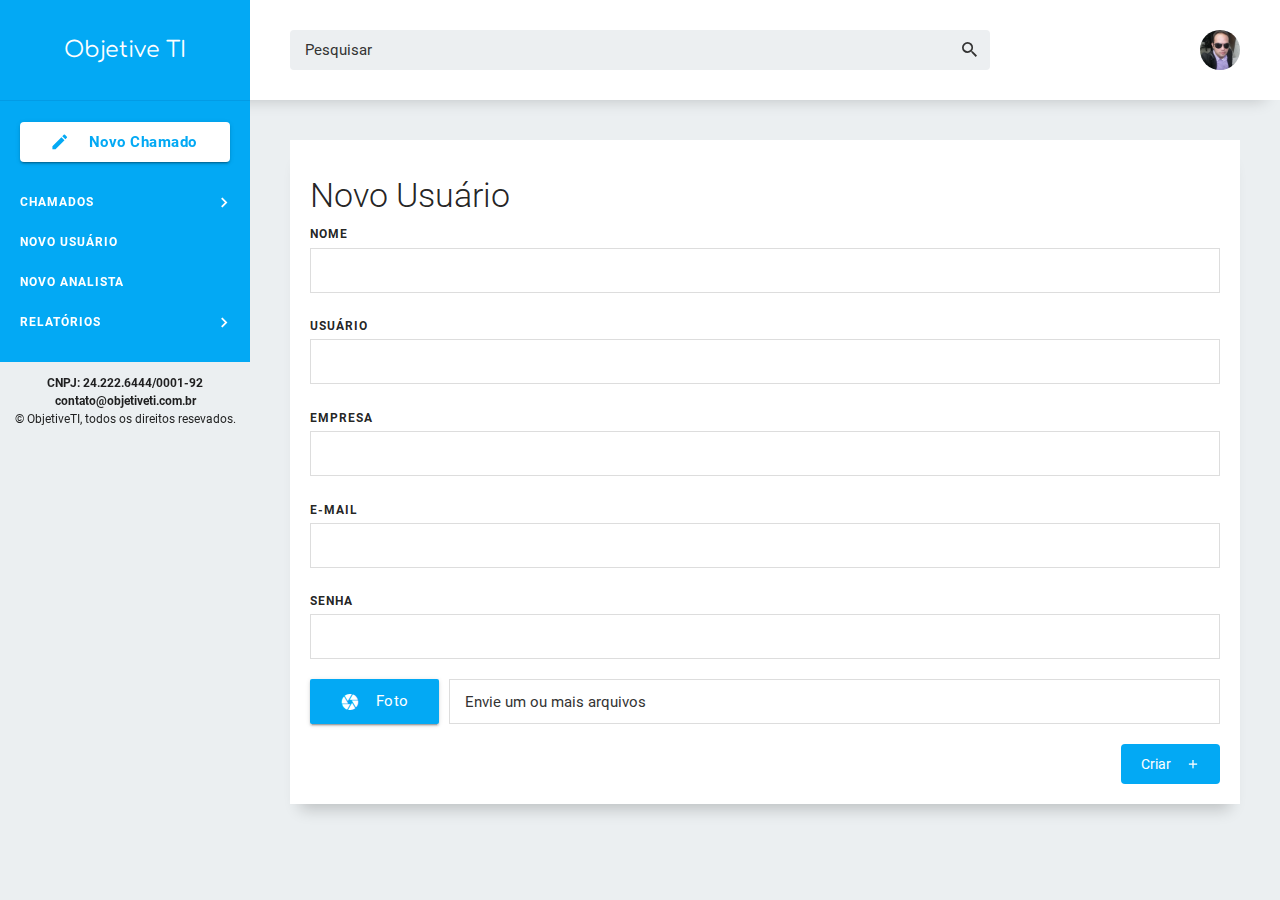
<file: novousuario.html>
<html>
    <head>
        <title>Sam</title>
        <!-- METAS -->
        <meta name="viewport" content="width=device-width, initial-scale=1.0"/>
        <!-- CSS -->
        <link href="css/materialize.css" rel="stylesheet" type="text/css">
        <link href="css/ionicons.css" rel="stylesheet" type="text/css">
        <link href="css/estilo2.css" rel="stylesheet" type="text/css">
        <link href="https://fonts.googleapis.com/css?family=Comfortaa:400,700" rel="stylesheet">
    </head>

    <body>
        
        <div id="topo" class="white">
            <div class="logo light-blue comforta">
                <a href="index.html" class="white-text">Objetive TI</a>
            </div>
            <div class="pesquisa">
                <form class="blue-grey lighten-5">
                    <input type="text" name="busca" placeholder="Pesquisar">
                    <button class="btn z-depth-0">
                        <i class=" ion-android-search"></i>
                    </button>
                </form>
            </div>
            <div class="notificacoes">
                <ul>
                    <li class="active hide">
                        <i class="ion-android-notifications light-blue-text"></i>
                        <span>0</span>
                    </li>
                    <li>
                        <img src="img/sam.jpg" class="responsive-img circle">
                        <div class="content white suave">
                            <h6 class="mini-title"><b>Samarony</b></h6>
                            <a href="#!" class="light-blue-text mini-title">Sair</a>
                        </div>
                    </li>
                </ul>
            </div>
        </div>

        <div id="corpo">
            <div class="menu">
                <div class="divider light-blue darken-1"></div>
                <ul class="nm light-blue">
                    <button class="btn openChamado">
                        <b><i class="mdi-content-create left"></i> Novo Chamado</b>
                    </button>
                    <li>
                        <b>Chamados <i class="mdi-hardware-keyboard-arrow-right right" style="margin-right: 15px; font-size: 20px;"></i></b>
                        <ul class="light-blue darken-1 suave">
                            <li>
                                <a>Aberto <span class="right status1"></span></a>
                            </li>
                            <li>
                                <a>Em Atendimento <span class="right status2"></span></a>
                            </li>
                            <li>
                                <a>Aguardando Usuário <span class="right status3"></span></a>
                            </li>
                            <li>
                                <a>Aguardando Terceiro <span class="right status4"></span></a>
                            </li>
                            <li>
                                <a>Encerrado pelo Usuário <span class="right status5"></span></a>
                            </li>
                            <li>
                                <a>Encerrado pelo Analista <span class="right status6"></span></a>
                            </li>
                        </ul>
                    </li>
                    <li>
                        <a href="novousuario.html">Novo Usuário</a>
                    </li>
                    <li>
                        <a href="novoanalista.html">Novo Analista</a>
                    </li>
                    <li>
                        <b>Relatórios <i class="mdi-hardware-keyboard-arrow-right right" style="margin-right: 15px; font-size: 20px;"></i></b>
                        <ul class="light-blue darken-1 suave">
                            <li>
                                <a href="relatorio.html">Relatório de Chamados</a>
                            </li>
                        </ul>
                    </li>
                </ul>
                <p class="center-align" style="font-size: 12px;">
                    <b>CNPJ: 24.222.6444/0001-92</b>
                    <br>
                    <b>contato@objetiveti.com.br</b>
                    <br>
                    &copy ObjetiveTI, todos os direitos resevados.
                </p>
            </div>
            <div class="chamados">
                <div class="chamado-item np"></div>
                <form class="white">
                    <h4 class="light">Novo Usuário</h4>
                    <h6 class="mini-title"><b>nome</b></h6>
                    <input type="text" name="nome">
                    <h6 class="mini-title"><b>usuário</b></h6>
                    <input type="text" name="usuario">
                    <h6 class="mini-title"><b>empresa</b></h6>
                    <input type="text" name="empresa">
                    <h6 class="mini-title"><b>e-mail</b></h6>
                    <input type="text" name="email">
                    <h6 class="mini-title"><b>senha</b></h6>
                    <input type="text" name="senha">
                    <div class="file-field input-field nm">
                        <div class="btn light-blue">
                            <span style="text-transform: capitalize;">
                                <i class="mdi-image-camera left"></i> Foto
                            </span>
                            <input type="file" multiple>
                        </div>
                        <div class="file-path-wrapper">
                            <input class="file-path validate" type="text" placeholder="Envie um ou mais arquivos">
                        </div>
                    </div>
                    <div class="right-align">
                        <button type="submit" class="light-blue white-text">
                            <i class="mdi-content-add right"></i> Criar
                        </button>
                    </div>
                </form>
            </div>
            <div id="novoChamado" class="suave">
                <form class="white suave">
                    <a class="fechar right light-blue white-text circle click">
                        <i class="mdi-navigation-close"></i>
                    </a>
                    <h6 class="mini-title">
                        <b>Novo Chamado</b>
                    </h6>
                    <input type="text" name="titulodochamado" placeholder="Titulo do chamado">
                    <input type="text" name="pessoasEnvolvidas" placeholder="Emails relacionados Ex: email_1@email.com , email_2@email.com">
                    <textarea class="materialize-textarea" placeholder="Descreva sua dificuldade"></textarea>
                    <div class="file-field input-field nm">
                        <div class="btn light-blue">
                            <span style="text-transform: capitalize;">
                                <i class="mdi-editor-attach-file left"></i> Anexar
                            </span>
                            <input type="file" multiple>
                        </div>
                        <div class="file-path-wrapper">
                            <input class="file-path validate" type="text" placeholder="Envie um ou mais arquivos">
                        </div>
                    </div>
                    <select id="n-prioridade">
                        <option value="#" disabled selected>Nível de Prioridade</option>
                        <option>Todas</option>
                        <option>Máxima</option>
                        <option>Alta</option>
                        <option>Média</option>
                        <option>Baixa</option>
                    </select>
                    <select id="n-tipo">
                        <option value="#" disabled selected>Tipo de Solicitação</option>
                        <option>Todas</option>
                        <option>Suporte</option>
                        <option>Consultoria</option>
                        <option>Solicitação</option>
                    </select>
                    <div class="right-align">
                        <button type="submit" class="light-blue white-text">
                            <i class="mdi-content-send right"></i> Enviar
                        </button>
                    </div>
                </form>
            </div>
        </div>
        <script src="js/jquery.js"></script>
        <script src="js/materialize.js"></script>
        <script src="js/nicescroll.js"></script>
        <script src="js/script.js"></script>
    </body>
</html>
</file>
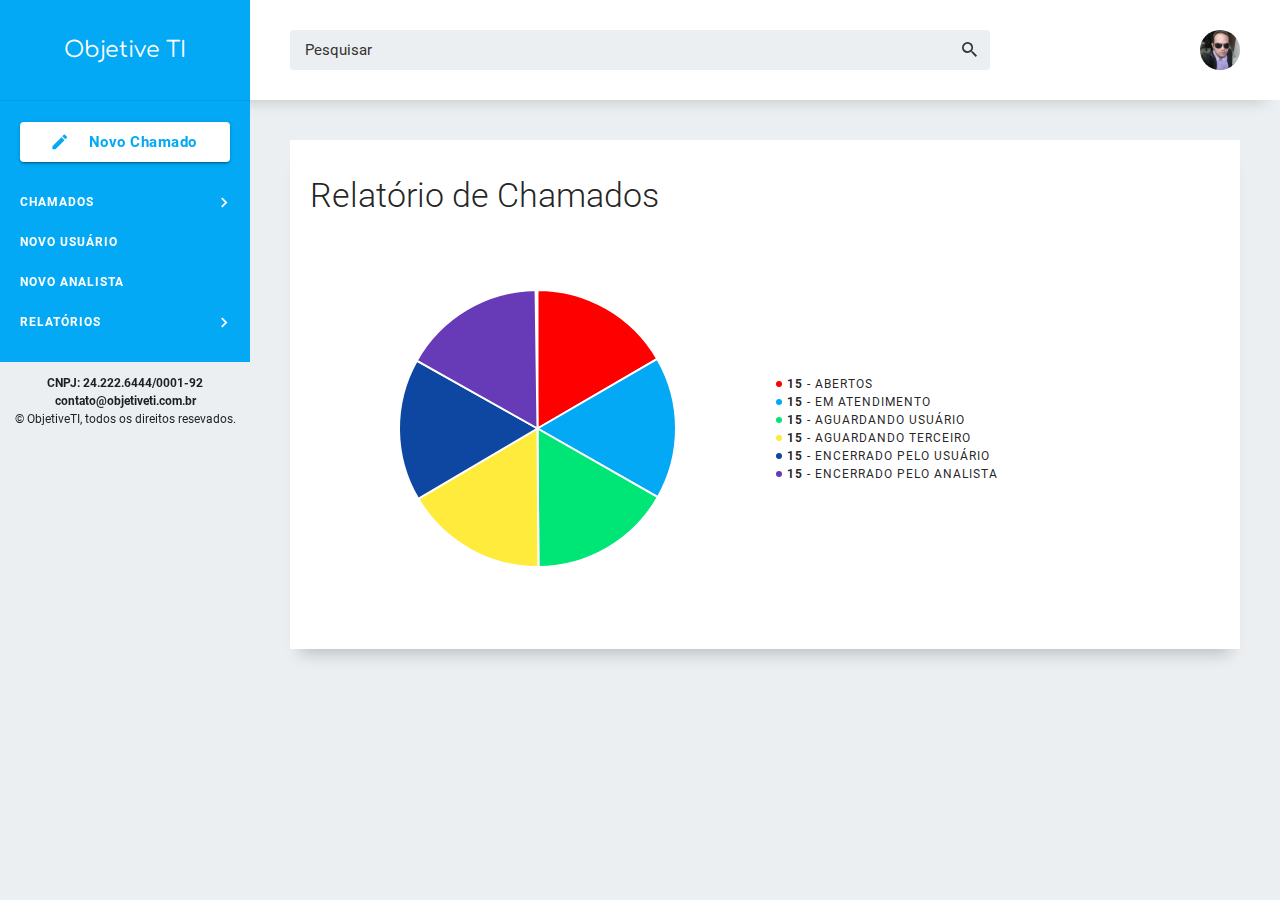
<file: relatorio.html>
<html>
    <head>
        <title>Sam</title>
        <!-- METAS -->
        <meta name="viewport" content="width=device-width, initial-scale=1.0"/>
        <!-- CSS -->
        <link href="css/materialize.css" rel="stylesheet" type="text/css">
        <link href="css/ionicons.css" rel="stylesheet" type="text/css">
        <link href="css/estilo2.css" rel="stylesheet" type="text/css">
        <link href="https://fonts.googleapis.com/css?family=Comfortaa:400,700" rel="stylesheet">
    </head>

    <body>
        
        <div id="topo" class="white">
            <div class="logo light-blue comforta">
                <a href="index.html" class="white-text">Objetive TI</a>
            </div>
            <div class="pesquisa">
                <form class="blue-grey lighten-5">
                    <input type="text" name="busca" placeholder="Pesquisar">
                    <button class="btn z-depth-0">
                        <i class=" ion-android-search"></i>
                    </button>
                </form>
            </div>
            <div class="notificacoes">
                <ul>
                    <li class="active hide">
                        <i class="ion-android-notifications light-blue-text"></i>
                        <span>0</span>
                    </li>
                    <li>
                        <img src="img/sam.jpg" class="responsive-img circle">
                        <div class="content white suave">
                            <h6 class="mini-title"><b>Samarony</b></h6>
                            <a href="#!" class="light-blue-text mini-title">Sair</a>
                        </div>
                    </li>
                </ul>
            </div>
        </div>

        <div id="corpo">
            <div class="menu">
                <div class="divider light-blue darken-1"></div>
                <ul class="nm light-blue">
                    <button class="btn openChamado">
                        <b><i class="mdi-content-create left"></i> Novo Chamado</b>
                    </button>
                    <li>
                        <b>Chamados <i class="mdi-hardware-keyboard-arrow-right right" style="margin-right: 15px; font-size: 20px;"></i></b>
                        <ul class="light-blue darken-1 suave">
                            <li>
                                <a>Aberto <span class="right status1"></span></a>
                            </li>
                            <li>
                                <a>Em Atendimento <span class="right status2"></span></a>
                            </li>
                            <li>
                                <a>Aguardando Usuário <span class="right status3"></span></a>
                            </li>
                            <li>
                                <a>Aguardando Terceiro <span class="right status4"></span></a>
                            </li>
                            <li>
                                <a>Encerrado pelo Usuário <span class="right status5"></span></a>
                            </li>
                            <li>
                                <a>Encerrado pelo Analista <span class="right status6"></span></a>
                            </li>
                        </ul>
                    </li>
                    <li>
                        <a href="novousuario.html">Novo Usuário</a>
                    </li>
                    <li>
                        <a href="novoanalista.html">Novo Analista</a>
                    </li>
                    <li>
                        <b>Relatórios <i class="mdi-hardware-keyboard-arrow-right right" style="margin-right: 15px; font-size: 20px;"></i></b>
                        <ul class="light-blue darken-1 suave">
                            <li>
                                <a href="relatorio.html">Relatório de Chamados</a>
                            </li>
                        </ul>
                    </li>
                </ul>
                <p class="center-align" style="font-size: 12px;">
                    <b>CNPJ: 24.222.6444/0001-92</b>
                    <br>
                    <b>contato@objetiveti.com.br</b>
                    <br>
                    &copy ObjetiveTI, todos os direitos resevados.
                </p>
            </div>
            <div class="chamados">
                <div class="chamado-item">
                    <h4 class="light">Relatório de Chamados</h4>
                    <div class="row nm valign-wrapper">
                        <div class="col l4 m6 s12 offset-l1">
                            <canvas id="gChamados"></canvas>
                        </div>
                        <div class="col l4 m6 s12 offset-l1 valign">
                            <ul class="relatorio nm mini-title">
                                <li><span class="status1"></span><b>15</b> - Abertos</li>
                                <li><span class="status2"></span><b>15</b> - Em Atendimento</li>
                                <li><span class="status3"></span><b>15</b> - Aguardando Usuário</li>
                                <li><span class="status4"></span><b>15</b> - Aguardando Terceiro</li>
                                <li><span class="status5"></span><b>15</b> - Encerrado pelo Usuário</li>
                                <li><span class="status6"></span><b>15</b> - Encerrado pelo Analista</li>
                            </ul>
                        </div>
                    </div>
                </div>
            </div>
            <div id="novoChamado" class="suave">
                <form class="white suave">
                    <a class="fechar right light-blue white-text circle click">
                        <i class="mdi-navigation-close"></i>
                    </a>
                    <h6 class="mini-title">
                        <b>Novo Chamado</b>
                    </h6>
                    <input type="text" name="titulodochamado" placeholder="Titulo do chamado">
                    <input type="text" name="pessoasEnvolvidas" placeholder="Emails relacionados Ex: email_1@email.com , email_2@email.com">
                    <textarea class="materialize-textarea" placeholder="Descreva sua dificuldade"></textarea>
                    <div class="file-field input-field nm">
                        <div class="btn light-blue">
                            <span style="text-transform: capitalize;">
                                <i class="mdi-editor-attach-file left"></i> Anexar
                            </span>
                            <input type="file" multiple>
                        </div>
                        <div class="file-path-wrapper">
                            <input class="file-path validate" type="text" placeholder="Envie um ou mais arquivos">
                        </div>
                    </div>
                    <select id="n-prioridade">
                        <option value="#" disabled selected>Nível de Prioridade</option>
                        <option>Todas</option>
                        <option>Máxima</option>
                        <option>Alta</option>
                        <option>Média</option>
                        <option>Baixa</option>
                    </select>
                    <select id="n-tipo">
                        <option value="#" disabled selected>Tipo de Solicitação</option>
                        <option>Todas</option>
                        <option>Suporte</option>
                        <option>Consultoria</option>
                        <option>Solicitação</option>
                    </select>
                    <div class="right-align">
                        <button type="submit" class="light-blue white-text">
                            <i class="mdi-content-send right"></i> Enviar
                        </button>
                    </div>
                </form>
            </div>
        </div>
        <script src="js/jquery.js"></script>
        <script src="js/materialize.js"></script>
        <script src="js/nicescroll.js"></script>
        <script src="js/chart.js"></script>
        <script>
            function graficos(){
            var ctx = $("#gChamados");
            var myPieChart = new Chart(ctx, {
                type: 'pie',
                data: {
                        datasets: [{
                            data: [15, 15, 15, 15, 15, 15],
                            backgroundColor: [
                                '#F00',
                                '#03a9f4',
                                '#00e676',
                                '#ffeb3b',
                                '#0d47a1',
                                '#673ab7'
                            ]
                        }],

                        labels: [
                            'Em Aberto',
                            'Em Atendimento',
                            'Aguardando Usuário',
                            'Aguardando Terceiro',
                            'Encerrado pelo Usuário',
                            'Encerrado pelo Analista'
                        ]
                    },
                options: {
                    legend: {
                        display: false
                    }
                }
            });
        }graficos();
        </script>
        <script src="js/script.js"></script>
    </body>
</html>
</file>
<file: css/estilo2.css>
/* cabecalho */

body{
    background-color: #ebeff1;
}
.nm{
    margin: 0 !important;
}
.np{
    padding: 0 !important;
}
.suave, .suave:hover{
    transition-duration: 0.3s;
    -webkit-transition-duration: 0.3s;
    -moz-transition-duration: 0.3s;
    -ms-transition-duration: 0.3s;
    -o-transition-duration: 0.3s;
}
.click{
    cursor: pointer;
}
.comforta{
    font-family: 'Comfortaa', cursive;
}
.mini-title{
    font-size: 12px;
    text-transform: uppercase;
    letter-spacing: 1px;
}

#login{
    width: 100%;
    height: 100%;
    position: relative;
}
#login:before,
#login:after{
    content: "";
    width: 100%;
    height: 100%;
    background-color: #03a9f4;
    background-image: -webkit-linear-gradient(-45deg, #03a9f4, #00e676);
    opacity: .7;
    position: absolute;
    top: 0;
    left: 0;
    z-index: 2;
}
#login:after{
    background-image: url("../img/bg.jpg");
    background-position: center right;
    background-size: cover;
    z-index: 1;
    opacity: 1;
    filter: grayscale(1);
}
#login .header{
    position: absolute;
    top: 50%;
    left: 100px;
    transform: translateY(-50%);
    -webkit-transform: translateY(-50%);
    -moz-transform: translateY(-50%);
    -ms-transform: translateY(-50%);
    -o-transform: translateY(-50%);
    z-index: 3;
    text-shadow: 0 1px 5px rgba(0, 0, 0, .4);
}
#login .header .divider{
    width: 80px;
    height: 6px;
    margin-top: 20px;
    border-radius: 3px;
    box-shadow: 0 1px 5px rgba(0, 0, 0, .4);
}
#login .header h1,
#login .header p{}
#login .header p{
    font-size: 20px;
    width: 400px;
}
#login form{
    width: 300px;
    padding: 20px;
    position: absolute;
    top: 50%;
    left: calc(75% - 150px);
    z-index: 3;
    transform: translateY(-50%);
    -webkit-transform: translateY(-50%);
    -moz-transform: translateY(-50%);
    -ms-transform: translateY(-50%);
    -o-transform: translateY(-50%);
    box-shadow: 0px 10px 25px -10px rgba(0, 0, 0, .9);
}
#login form img{
    width: 100px;
    margin: 20px auto;
    display: block;
}
#login form .input-field{
    margin-top: 0;
    position: relative;
}
#login form .input-field .prefix{
    opacity: .2;
}
#login form .input-field .prefix.active{
    opacity: .5;
}
#login form .input-field i.ver{
    width: 40px;
    height: 40px;
    display: block;
    line-height: 40px;
    font-size: 20px;
    text-align: center;
    position: absolute;
    top: 19px;
    right: 0;
}
#login form label{
    margin-left: 15px;
}
#login form input{
    border-radius: 4px;
    border: 1px solid #DDD;
    box-shadow: none;
    height: 40px;
    line-height: 40px;
    padding-left: 15px;
    box-sizing: border-box;
}
#login form input:hover,
#login form input:focus{
    border-color: #03a9f4; 
}
#login form .btn{
    width: 100%;
    height: 40px;
    line-height: 40px;
    border-radius: 4px;
    display: block;
    font-size: 14px;
    color: white;
    text-transform: capitalize;
    letter-spacing: 1px;
    box-shadow: 0px 10px 25px -10px rgba(0, 0, 0, .4);

}


#topo{
    width: 100%;
    height: 100px;
    position: fixed;
    z-index: 10;
    top: 0;
    left: 0;
    box-shadow: 0 15px 15px -15px rgba(0, 0, 0, .2);
}
#topo .logo{
    width: 250px;
    height: 100px;
    color: white;
    font-size: 22px; 
    line-height: 100px;
    text-align: center;
    position: absolute;
    top: 0;
    left: 0;
}
#topo .logo i{
    width: 50px;
    height: 50px;
    line-height: 50px;
    text-align:center;
    font-size: 24px;
    position: absolute;
    left: 0px;
    top: 25px;
    opacity: 0;
    visibility: hidden;
}

#topo .pesquisa{
   width: calc(100% - 500px);
   height: 100px;
   position: absolute;
   top: 0;
   left: 250px;
}
#topo .pesquisa form{
    width: calc(100% - 80px);
    height: 40px;
    margin: 30px auto;
    overflow: hidden;
    border-radius: 4px;
    background-color: rgba(0, 0, 0, .1);
}
#topo .pesquisa input{
    width: calc(100% - 40px);
    height: 40px;
    margin: 0;
    float: left;
    box-shadow: none;
    border: 0;
    padding-left: 15px;
    box-sizing: border-box;
    color: #333;
}
#topo .pesquisa .btn{
    width: 40px;
    height: 40px;
    padding: 0;
    float: right;
    background-color: transparent;
    color: #333;
}

#topo .notificacoes{
    width: 50px;
    height: 100px;
    position: absolute;
    top: 30px;
    right: 40px;
}
#topo .notificacoes ul{
    margin: 0;
    height: 40px;
}
#topo .notificacoes ul li{
    width: 40px;
    height: 40px;
    margin-left: 10px;
    float: left;
    position: relative;
}
#topo .notificacoes ul li .content{
    padding: 10px;
    position: absolute;
    z-index: 10;
    top: 90%;
    left: 50%;
    transform: translateX(-50%);
    -webkit-transform: translateX(-50%);
    -moz-transform: translateX(-50%);
    -ms-transform: translateX(-50%);
    -o-transform: translateX(-50%);
    box-shadow: 0 15px 15px -5px rgba(0, 0, 0, .2);
    opacity: 0;
    visibility: hidden;
}
#topo .notificacoes ul li:hover .content{
    top: 100%;
    opacity: 1;
    visibility: visible;
}
#topo .notificacoes ul li i{
    width: 38px;
    height: 38px;
    line-height: 38px;
    display: block;
    text-align: center;
    font-size: 22px;
}
#topo .notificacoes ul li span{
    position: absolute;
    top: 0;
    right: 0;
    height: 16px;
    line-height: 16px;
    font-size: 10px;
    border-radius: 15px;
    padding: 0 5px;
    display: none;
}
#topo .notificacoes ul li.active span{
    background-color: #03a9f4;
    color: white;
    display: block;
}
#topo .perfil{
    width: 38px;
    height: 38px;
    border-radius: 20px;
    float: right;
    margin: 11px 12px 0 0;
}
#topo .perfil span{
    display: block;
    text-align: center;
    line-height: 38px;
    font-size: 24px;
}

#corpo{
    height: calc(100vh - 100px);
    position: relative;
    margin-top: 100px;
}

#corpo .menu{
    width: 250px;
    height: 100%;
    position: absolute;
    top: 0;
    left: 0;
    z-index: 11;
}
#corpo .menu .btn{
    width: calc(100% - 40px);
    height: 40px;
    margin: 20px auto;
    display: block;
    text-transform: none;
    background-color: white;
    color: #03a9f4;
    border-radius: 4px;
}
#corpo .menu ul{
    padding-bottom: 20px;
    padding-top: 1px;
}
#corpo .menu ul li.active{
    background-color: rgba(0, 0, 0, .15);
}
#corpo .menu ul li{
    position: relative;
    height: 40px;
    line-height: 40px;
    display: block;
    color: white;
    font-size: 12px;
    text-transform: uppercase;
    letter-spacing: 1px;
}
#corpo .menu ul li b{
    padding: 0px 20px;
}
#corpo .menu ul li ul{
    width: 250px;
    padding: 0;
    position: absolute;
    top: 0;
    left: 90%;
    opacity: 0;
    visibility: hidden;
}
#corpo .menu ul li:hover ul{
    visibility: visible;
    opacity: 1;
    left: 100%;
}
#corpo .menu ul li ul li{
    height: 40px;
    line-height: 40px;
}
#corpo .menu ul li:hover{
    background-color: rgba(0, 0, 0, .1);
}
#corpo .menu ul li a{
    height: 40px;
    line-height: 40px;
    display: block;
    padding: 0px 20px;
    color: white;
    font-weight: bold;
    font-size: 12px;
    text-transform: uppercase;
    letter-spacing: 1px;
}
#corpo .menu ul li a span{
    width: 15px;
    height: 15px;
    border-radius: 10px;
    display: block;
    margin-top: 12px;
    border: 2px solid white;
}
#corpo .menu ul li a span.status1{
    background-color: red;
}
#corpo .menu ul li a span.status2{
    background-color: #03a9f4;
}
#corpo .menu ul li a span.status3{
    background-color: #00e676;
}
#corpo .menu ul li a span.status4{
    background-color: #ffeb3b;
}
#corpo .menu ul li a span.status5{
    background-color: #0d47a1;
}
#corpo .menu ul li a span.status6{
    background-color: #673ab7;
}

#corpo .chamados{
    width: calc(100% - 250px);
    height: 100%;
    overflow: auto;
    position: absolute;
    top: 0;
    right: 0;
}
#corpo .chamados .chamados-header{
    height: 80px;
}
#corpo .chamados .chamados-header h6{
    line-height: 40px;
    position: absolute;
    top: 20px;
    right: 40px;
    margin: 0;
}
#corpo .chamados .chamados-header h6:first-child{
    left: 40px;
    right: initial;
}
#corpo .chamados .chamados-header .btn{
    text-transform: none;
    border-radius: 4px;
    padding: 0 20px;
    margin: 20px 40px;
    position: relative;
}
#corpo .chamados .chamados-header .selecti{
    display: inline-block;
    width: 220px;
    float: right;
    margin: 22px 20px 0 0;
    font-size: 12px;
    text-transform: uppercase;
    font-weight: bold;
    letter-spacing: 1px;
    border: 0;
}
#corpo .chamados .chamados-header .selecti .select-wrapper input.select-dropdown{
    border: 1px solid #DDD;
    height: 40px;
    padding: 0 10px;
    box-sizing: border-box;
    font-size: 12px;
    text-transform: uppercase;
}
#corpo .chamados .chamados-header .selecti .dropdown-content li > a, .dropdown-content li > span{
    color: #666;
    font-size: 12px;
    text-transform: uppercase;
}
#corpo .chamados .chamados-header .selecti .dropdown-content li > a, .dropdown-content li > span:hover{
    color: #03a9f4;
}

#corpo .chamados .items{
    width: 100%;
    overflow: hidden;
    padding: 0 20px;
}
#corpo .chamados .items li{
    opacity: 0;
}
#corpo .chamados .items li,
#corpo .chamados .chamado-item{
    position: relative;
    width: calc(33.333% - 40px);
    margin: 20px;
    padding: 20px;
    float: left;
    background-color: white;
    box-shadow: 0 15px 15px -10px rgba(0, 0, 0, .2);
}
#corpo .chamados .items li a{
    width: 100%;
    color: #333;
    display: block;
}
#corpo .chamados .items li:hover{
    background-color: white;
    box-shadow: 0 15px 15px -8px rgba(0, 0, 0, .3);
}

#corpo .chamados .items h5,
#corpo .chamados .chamado-item h5{
    margin-top: 0;
    margin-bottom: 20px;
    margin-left: -30px;
}
#corpo .chamados .items h5 b,
#corpo .chamados .chamado-item h5 b{
    padding: 3px 5px;
    border-radius: 4px;
}
#corpo .chamados .items li .foto,
#corpo .chamados .chamado-item .foto{
    width: 50px;
    height: 50px;
    position: absolute;
    top: 0;
    left: 0;
}
#corpo .chamados .items li .foto .legenda{
    width: 15px;
    height: 15px;
    position: absolute;
    bottom: 0;
    left: 0;
    border: 2px solid white;
    border-radius: 10px;
    background-color: white;
}
#corpo .chamados .items li .foto .legenda.status1{
    background-color: red;
}
#corpo .chamados .items li .foto .legenda.status2{
    background-color: #03a9f4;
}
#corpo .chamados .items li .foto .legenda.status3{
    background-color: #00e676;
}
#corpo .chamados .items li .foto .legenda.status4{
    background-color: #ffeb3b;
}
#corpo .chamados .items li .foto .legenda.status5{
    background-color: #0d47a1;
}
#corpo .chamados .items li .foto .legenda.status6{
    background-color: #673ab7;
}
#corpo .chamados .items li .actions{
    width: 100%;
    overflow: hidden;
    position: absolute;
    bottom: 0%;
    left: 0;
    opacity: 0;
    visibility: hidden
}
#corpo .chamados .items li:hover .actions{
    opacity: 1;
    visibility: visible;
}
#corpo .chamados .items li .actions .action{
    width: 33.333%;
    float: left;
    text-align: center;
    line-height: 70px;
    font-size: 24px;
    color: white;
}
#corpo .chamados .items li .actions .action:hover{
    background-color: rgba(0, 0, 0, .1);
}
#corpo .chamados .items li .actionsAnalista{
    width: 20px;
    height: 28px;
    position: absolute;
    top: 53px;
    right: 20px;
}
#corpo .chamados .items li .actionsAnalista i{
    font-size: 26px;
    line-height: 28px;
}
#corpo .chamados .items li .actionsAnalista .estados{
    margin: 0;
    position: absolute;
    top: 0;
    right: 0;
    box-shadow: 0 15px 15px -8px rgba(0, 0, 0, .3);
    opacity: 0;
    visibility: hidden;
}
#corpo .chamados .items li .actionsAnalista:hover .estados{
    opacity: 1;
    visibility: visible;
}
#corpo .chamados .items li .actionsAnalista .estados .estado{
    width: 200px;
    padding: 10px;
    font-size: 12px;
    text-transform: uppercase;
    color: white;
}
#corpo .chamados .items li .actionsAnalista .estados .estado:hover{
    background-color: rgba(0, 0, 0, .1);
}
#corpo .chamados .items li .actions .option.status1{
    background-color: #03a9f4;
}
#corpo .chamados .items li .actions .option.status2{
    background-color: #00e676;
}
#corpo .chamados .items li .actions .option.status3{
    background-color: #ffeb3b;
}
#corpo .chamados .items li .actions .option.status4{
    background-color: #0d47a1;
}
#corpo .chamados .items li .actions .option.status5{
    background-color: #673ab7;
}

#corpo .chamados .chamado-item .foto i{
    width: 50px;
    height: 50px;
    line-height: 50px;
    text-align: center;
    font-size: 24px;
}
#corpo .chamados .items li .foto img,
#corpo .chamados .chamado-item .foto img{
    border-radius: 25px;
}
#corpo .chamados .items li .titulo,
#corpo .chamados .chamado-item .titulo{
    width: 100%;
    height: 50px;
    padding-left: 65px;
    position: relative;
}
#corpo .chamados .items li .titulo h6,
#corpo .chamados .chamado-item h6{
    height: 15px;
    line-height: 15px;
    margin: 0;
}
#corpo .chamados .items li .titulo h6:first-of-type,
#corpo .chamados .chamado-item h6:first-of-type{
    height: 35px;
}
#corpo .chamados .items li .titulo h6 b,
#corpo .chamados .chamado-item h6 b{
    padding: 2px 0;
}
#corpo .chamados .items li .titulo h6 span,
#corpo .chamados .chamado-item h6 span{
    font-size: 12px;
    display: block;
}
#corpo .chamados .items li h4{
    font-size: 26px;
    width: calc(100% - 20px);
}
#corpo .chamados .items li .mini-descricao{
    width: 100%;
    margin-top: 15px;
    display: -webkit-box;
    -webkit-line-clamp: 3;
    -webkit-box-orient: vertical;
    overflow: hidden;
}
#corpo .chamados .chamado-item .mini-descricao{
    margin-top: 15px;
}
#corpo .chamados .items li .mini-descricao b,
#corpo .chamados .chamado-item .mini-descricao b{
    display: block;
}
#corpo .chamados .items li p,
#corpo .chamados .chamado-item p{
    margin-bottom: 0;
}
#corpo .chamados .chamado-item .mini-descricao{
    font-size: 20px;
}
#corpo .chamados .items li p b,
#corpo .chamados .chamado-item p b{
    display: block;
}
#corpo .chamados .items li p span,
#corpo .chamados .chamado-item p span{
    padding: 3px 5px;
    display: inline-block;
    margin-top: 3px;
    border-radius: 4px;
    background-color: red;
    font-size: 14px;
}
#corpo .chamados .chamado-item .divider{
    margin-top: 20px;
}

#corpo .chamados .items li .infos-extras{
    height: 40px;
    position: absolute;
    bottom: 20px;
    right: 20px;
    font-size: 20px;
}
#corpo .chamados .items li .infos-extras button{
    width: 40px;
    height: 40px;
    border: 0;
    display: inline-block;
    position: relative;
    margin-left: 10px;
}

#corpo .chamados .chamado-item button{
    width: 40px;
    height: 40px;
    border: 0;
    position: absolute;
    bottom: 20px;
    right: 20px;
    font-size: 20px;
}
#corpo .chamados .chamado-item button{
    width: auto;
    font-size: 14px;
    padding: 0 20px;
    border-radius: 4px;
    position: initial;
    border: initial;
    right: initial;
    float: right;
}
#corpo .chamados .chamado-item button:hover{
    box-shadow: 0 5px 15px rgba(0, 0, 0, .3);
}
#corpo .chamados .items li button span,
#corpo .chamados .chamado-item button span{
    height: 16px;
    line-height: 16px;
    font-size: 10px;
    display: block;
    padding: 0 5px;
    color: white;
    background-color: #333;
    position: absolute;
    top: -4px;
    right: -4px;
}
#corpo .chamados .items li button span.circle{
    border-radius: 4px;
}

#corpo .chamados .chamado-item,
#corpo .chamados .chamado-item + form{
    width: calc(100% - 80px);
    height: auto;
    margin-top: 40px;
    margin-left: 40px;
    padding: 20px;
    float: none;
}
#corpo .chamados .chamado-item + form{
    box-shadow: 0 15px 15px -10px rgba(0, 0, 0, .2);
}
#corpo .chamados .chamado-item + form textarea,
#corpo .chamados .chamado-item + form input{
    border: 1px solid #DDD;
    padding-left: 15px;
    box-sizing: border-box;
    box-shadow: none;
}
#corpo .chamados .chamado-item + form textarea{
    height: 130px;
}
#corpo .chamados .chamado-item + form textarea:focus,
#corpo .chamados .chamado-item + form input:focus{
    border-color: #03a9f4;
}
#corpo .chamados .chamado-item + form a,
#corpo .chamados .chamado-item + form button{
    display: inline-block;
    height: 40px;
    line-height: 40px;
    font-size: 14px;
    border: none;
    padding: 0 20px;
    border-radius: 4px;
}
#corpo .chamados .chamado-item .anexos{
    overflow: hidden;
}
#corpo .chamados .chamado-item .anexo{
    width: 150px;
    height: 90px;
    float: left;
    position: relative;
    margin-right: 10px;
    margin-top: 4px;
    overflow: hidden;
}
#corpo .chamados .chamado-item .anexo .hover{
    width: 100%;
    height: 100%;
    position: absolute;
    top: 0;
    left: 0;
    background-color: rgba(0, 0, 0, .7);
    opacity: 0;
}
#corpo .chamados .chamado-item .anexo .hover a{
    display: block;
}
#corpo .chamados .chamado-item .anexo .hover i{
    line-height: 90px;
    width: 150px;
    text-align: center;
    font-size: 24px;
}
#corpo .chamados .chamado-item .anexo .hover:hover{
    opacity: 1;
}

#corpo .chamados .responder{
    height: 40px;
    line-height: 40px;
    font-size: 14px;
    border: none;
    padding: 0 20px;
    border-radius: 4px;
    position: fixed;
    bottom: 20px;
    right: 20px;
    z-index: 5;
}

#corpo #analistas,
#corpo #novoChamado{
    width: 100%;
    height: 100%;
    background-color: rgba(0, 0, 0, .6);
    position: fixed;
    top: 0;
    left: 0;
    z-index: 15;
    visibility: hidden;
    opacity: 0;
}
#corpo #analistas.active,
#corpo #novoChamado.active{
    visibility: visible;
    opacity: 1;
}
#corpo #analistas .lista{
    width: 300px;
    padding: 20px;
    visibility: hidden;
    opacity: 0;
    position: absolute;
    top: 60%;
    left: calc(50% - 150px);
    transform: translateY(-50%);
    -webkit-transform: translateY(-50%);
    -moz-transform: translateY(-50%);
    -ms-nsform: translateY(-50%);
    -o-transform: translateY(-50%);
    box-shadow: 0 5px 15px rgba(0, 0, 0, .2);
    transition-delay: .3s;
}
#corpo #analistas.active .lista{
    top: 50%;
    visibility: visible;
    opacity: 1;
}
#corpo #analistas form{
    margin-bottom: 0;
}
#corpo #analistas form input{
    height: 40px;
    margin: 0;
    margin-top: 20px;
    border: 1px solid transparent;
    box-shadow: none;
    padding-left: 15px;
    box-sizing: border-box;
}
#corpo #analistas form input:focus{
    border-color: #03a9f4;
    box-shadow: none;
}
#corpo #analistas button{
    width: 100%;
    height: 40px;
    line-height: 40px;
    font-size: 14px;
    border: none;
    padding: 0 20px;
    border-radius: 4px;
    display: block;
    text-align: center;
}
#corpo #analistas span,
#corpo #novoChamado a{
    margin-top: 0;
    margin-right: -36px;
    padding: 5px 8px;
    border-radius: 4px;
}

#corpo #novoChamado form{
    width: 700px;
    padding: 20px;
    visibility: hidden;
    opacity: 0;
    position: absolute;
    top: 60%;
    left: calc(50% - 350px);
    margin-bottom: 0;
    transform: translateY(-50%);
    -webkit-transform: translateY(-50%);
    -moz-transform: translateY(-50%);
    -ms-nsform: translateY(-50%);
    -o-transform: translateY(-50%);
    box-shadow: 0 5px 15px rgba(0, 0, 0, .2);
    transition-delay: .3s;
}
#corpo #novoChamado form h6{
    line-height: 40px;
    margin: 0;
}
#corpo #novoChamado.active form{
    top: 50%;
    visibility: visible;
    opacity: 1;
}
#corpo #novoChamado.active form textarea,
#corpo #novoChamado.active form input{
    border: 1px solid #DDD;
    padding-left: 15px;
    box-sizing: border-box;
    box-shadow: none;
    height: 40px;
}
#corpo #novoChamado.active form textarea{
    height: 130px;
}
#corpo #novoChamado.active form textarea:focus,
#corpo #novoChamado.active form input:focus{
    border-color: #03a9f4;
}
#corpo #novoChamado.active form button,
#corpo #novoChamado.active form .btn{
    display: inline-block;
    height: 40px;
    line-height: 40px;
    font-size: 14px;
    border: none;
    padding: 0 20px;
    border-radius: 4px;
}
#corpo #novoChamado .selecti{
    width: calc(50% - 10px);
    float: left;
    display: block;
}
#corpo #novoChamado .selecti .select-wrapper input.select-dropdown{
    border: 1px solid #DDD;
    height: 40px;
    padding: 0 10px;
    box-sizing: border-box;
    font-size: 12px;
    text-transform: uppercase;
}
#corpo #novoChamado .selecti .dropdown-content li > a, .dropdown-content li > span{
    color: #666;
    font-size: 12px;
    text-transform: uppercase;
}
#corpo #novoChamado .selecti .dropdown-content li > a, .dropdown-content li > span:hover{
    color: #03a9f4;
}
#corpo #novoChamado .selecti.one{
    margin-right: 20px;
}


body ::-webkit-input-placeholder { /* Chrome/Opera/Safari */
  color: #333;
}
body ::-moz-placeholder { /* Firefox 19+ */
  color: #333;
}
body :-ms-input-placeholder { /* IE 10+ */
  color: #333;
}
body :-moz-placeholder { /* Firefox 18- */
  color: #333;
}

#corpo .chamados .items-lista{
    width: calc(100% - 80px);
    margin: 40px 0 0 40px;
    display: block;
}
#corpo .chamados .items-lista li{
    width: 100%;
    background-color: white;
    overflow: hidden;
    border-bottom: 1px solid #DDD;
    position: relative;
}
#corpo .chamados .items-lista li a{
    color: #333;
}
#corpo .chamados .items-lista li ul{
    visibility: hidden;
    opacity: 0;
    height: 0%;
}
#corpo .chamados .items-lista li.active ul{
    visibility: visible;
    opacity: 1;
    height: auto;
}
#corpo .chamados .items-lista li ul li:last-of-type{
    border: 0;
}
#corpo .chamados .items-lista li h6{
    float: left;
    line-height: 60px;
    margin: 0;
}
#corpo .chamados .items-lista li h6.codigo{
    width: 10%;
    text-align: center;
}
#corpo .chamados .items-lista li h6.codigo .legenda{
    width: 13px;
    height: 13px;
    display: inline-block;
    border-radius: 10px;
    margin-right: 10px;
    margin-top: -2px;
    vertical-align: middle;
}
#corpo .chamados .items-lista li h6.codigo .legenda.status1{
    background-color: red;
}
#corpo .chamados .items-lista li h6.codigo .legenda.status2{
    background-color: #03a9f4;
}
#corpo .chamados .items-lista li h6.codigo .legenda.status3{
    background-color: #00e676;
}
#corpo .chamados .items-lista li h6.codigo .legenda.status4{
    background-color: #ffeb3b;
}
#corpo .chamados .items-lista li h6.codigo .legenda.status5{
    background-color: #0d47a1;
}
#corpo .chamados .items-lista li h6.codigo .legenda.status6{
    background-color: #673ab7;
}
#corpo .chamados .items-lista li h6.codigo b{
    padding: 3px 5px;
    border-radius: 4px;
}
#corpo .chamados .items-lista li h6.titulo{
    width: calc(60% - 200px);
}
#corpo .chamados .items-lista li h6.cliente{
    width: 20%;
}
#corpo .chamados .items-lista li h6.data{
    width: 10%;
}
#corpo .chamados .items-lista li h6.descricao{
    width: calc(80% - 50px);
    margin-left: 10%;
}
#corpo .chamados .items-lista li i{
    width: 50px;
    height: 60px;
    text-align: center;
    line-height: 60px;
    font-size: 24px;
    display: block;
    float: left;
}
#corpo .chamados .items-lista li i:hover{
    background-color: rgba(0, 0, 0, .1);
}

#gChamados{
    margin: 60px 0;
}
.relatorio{}
.relatorio span{
    width: 6px;
    height: 6px;
    display: block;
    float: left;
    margin-top: 6px;
    margin-right: 5px;
    border-radius: 5px;
}
.relatorio span.status1{
    background-color: red;
}
.relatorio span.status2{
    background-color: #03a9f4;
}
.relatorio span.status3{
    background-color: #00e676;
}
.relatorio span.status4{
    background-color: #ffeb3b;
}
.relatorio span.status5{
    background-color: #0d47a1;
}
.relatorio span.status6{
    background-color: #673ab7;
}

.alerts{}
.alerts button{
    float: none !important;
    display: block;
    margin-top: 20px;
}
#alerta{
    width: 100%;
    height: 100%;
    background-color: rgba(0, 0, 0, .6);
    position: fixed;
    top: 0;
    left: 0;
    z-index: 15;
    visibility: hidden;
    opacity: 0;
}
#alerta.active{
    visibility: visible;
    opacity: 1;
}
#alerta .alertaConteudo{
    width: 350px;
    padding: 20px;
    padding-left: 80px;
    visibility: hidden;
    opacity: 0;
    position: absolute;
    top: 50%;
    left: calc(50% - 100px);
    transform: translateY(-50%);
    -webkit-transform: translateY(-50%);
    -moz-transform: translateY(-50%);
    -ms-nsform: translateY(-50%);
    -o-transform: translateY(-50%);
    box-shadow: 0 5px 15px rgba(0, 0, 0, .2);
    transition-delay: .3s;
    -webkit-transition-delay: .3s;
    -moz-transition-delay: .3s;
    -ms-transition-delay: .3s;
    -o-transition-delay: .3s;
}
#alerta.active .alertaConteudo{
    left: calc(50% - 175px);
    visibility: visible;
    opacity: 1;
    transition-delay: .3s;
    -webkit-transition-delay: .3s;
    -moz-transition-delay: .3s;
    -ms-transition-delay: .3s;
    -o-transition-delay: .3s;
}
#alerta.active.out .alertaConteudo{
    left: calc(50% - 250px);
    visibility: hidden;
    opacity: 0;
}
#alerta .alertaConteudo i{
    width: 40px;
    height: 40px;
    line-height: 40px;
    text-align: center;
    font-size: 20px;
    position: absolute;
    top: 20px;
    left: 20px;
    background-color: rgba(0, 0, 0, .1);
}
#alerta .alertaConteudo p{
    height: 40px;
    line-height: 40px;
}


#alerta2{
    width: 100%;
    height: 100%;
    background-color: rgba(0, 0, 0, .6);
    position: fixed;
    top: 0;
    left: 0;
    z-index: 15;
    visibility: hidden;
    opacity: 0;
}
#alerta2.active{
    visibility: visible;
    opacity: 1;
}
#alerta2 .alertaConteudo{
    width: 350px;
    padding: 20px;
    padding-left: 80px;
    visibility: hidden;
    opacity: 0;
    position: absolute;
    top: 50%;
    left: calc(50% - 175px);
    transform: translateY(-50%) scale(0.8,0.8);
    -webkit-transform: translateY(-50%) scale(0.8,0.8);
    -moz-transform: translateY(-50%) scale(0.8,0.8);
    -ms-nsform: translateY(-50%) scale(0.8,0.8);
    -o-transform: translateY(-50%) scale(0.8,0.8);
    box-shadow: 0 5px 15px rgba(0, 0, 0, .2);
    transition-delay: .3s;
    -webkit-transition-delay: .3s;
    -moz-transition-delay: .3s;
    -ms-transition-delay: .3s;
    -o-transition-delay: .3s;
}
#alerta2.active .alertaConteudo{
    visibility: visible;
    opacity: 1;
    transform: translateY(-50%) scale(1,1);
    -webkit-transform: translateY(-50%) scale(1,1);
    -moz-transform: translateY(-50%) scale(1,1);
    -ms-nsform: translateY(-50%) scale(1,1);
    -o-transform: translateY(-50%) scale(1,1);
    transition-delay: .3s;
    -webkit-transition-delay: .3s;
    -moz-transition-delay: .3s;
    -ms-transition-delay: .3s;
    -o-transition-delay: .3s;
}
#alerta2.active.out .alertaConteudo{
    visibility: hidden;
    opacity: 0;
    transform: translateY(-50%) scale(1.2,1.2);
    -webkit-transform: translateY(-50%) scale(1.2,1.2);
    -moz-transform: translateY(-50%) scale(1.2,1.2);
    -ms-nsform: translateY(-50%) scale(1.2,1.2);
    -o-transform: translateY(-50%) scale(1.2,1.2);
}
#alerta2 .alertaConteudo i{
    width: 40px;
    height: 40px;
    line-height: 40px;
    text-align: center;
    font-size: 20px;
    position: absolute;
    top: 20px;
    left: 20px;
    background-color: rgba(0, 0, 0, .1);
}
#alerta2 .alertaConteudo p{
    height: 40px;
    line-height: 40px;
}

@media only screen and ( max-width: 1024px ){
    #corpo .menu{
	height: calc(100% - 100px);
        top: 100px;
        left: -250px;
        position: fixed;
	background-color: white;
    }
    #corpo .menu.active{
         left: 0;
    }
    #corpo .chamados{
        width: 100%;
    }
    #topo .logo i{
        opacity: 1;
	visibility: visible;
    }
}

@media only screen and ( max-width: 764px ){
    #corpo .chamados .items li{
        width: calc(50% - 40px);
    }
    #corpo .chamados .chamado-item{
	width: calc(100% - 80px);
    }
    #topo .pesquisa{
	width: calc(100% - 330px);
    }
    #corpo #novoChamado form{
        top: 50px;
	left: 0;
	transform: none;
    }
    #corpo #novoChamado.active form{
        top: 0;
	width: 100%;
	height: 100%;
	overflow: auto;
    }
}
@media only screen and ( max-width: 480px ){
    #corpo .chamados .items li{
        width: calc(100% - 40px);
    }
    #corpo .chamados .chamados-header{
        height: auto;
    }
    #corpo .chamados .chamados-header h6{
        position: relative;
        text-align: center;
        display: block;
    }
    #corpo .chamados .chamados-header h6:first-child{
        left: 0;
    }
    #corpo .chamados .chamados-header .selecti{
        float: none;
        width: calc(100% - 40px);
        margin-left: 20px;
    }
}

/*#corpo .chamados .chamado-chat{
    width: 50%;
    height: calc(100% - 62px);
    position: absolute;
    top: 60px;
    right: 0;
}
#corpo .chamados .chamado-chat ul{
    width: 100%;
    height: calc(100% - 90px);
    overflow: auto;
    position: absolute;
    left: 0;
    bottom: 90px;
}
#corpo .chamados .chamado-chat ul li{
    width: 400px;
    transform: translateX(-50%);
    position: relative;
    left: calc(50% + 8px);
    display: block;
    padding: 15px;
    margin-top: 10px;
    box-shadow: 0px 3px 25px -10px rgba(0, 0, 0, .7);
}
#corpo .chamados .chamado-chat ul li.esquerda::before,
#corpo .chamados .chamado-chat ul li.direita::before{
    content:"";
    width: 0;
    height: 0;
    border: 15px solid transparent;
    border-top: 0;
    border-left: 0;
    border-right-color: white;
    position: absolute;
    top: 0;
    right: 100%;
}
#corpo .chamados .chamado-chat ul li.direita::before{
    left: 100%;
    border-right: 0;
    border-left: 15px solid white;
}
#corpo .chamados .chamado-chat ul li .foto{
    width: 38px;
    height: 38px;
    border-radius: 20px;
    position: absolute;
    top: 5px;
}
#corpo .chamados .chamado-chat ul li.esquerda .foto{
    right: calc(100% + 5px);
}
#corpo .chamados .chamado-chat ul li.direita .foto{
    left: calc(100% + 5px);
}
#corpo .chamados .chamado-chat ul li p{
    margin: 0;
}
#corpo .chamados .chamado-chat form{
    width: 400px;
    height: 60px;
    position: absolute;
    bottom: 15px;
    left: calc(50% - 200px);
    margin: 0;
    box-shadow: 0px 3px 25px -10px rgba(0, 0, 0, .7);
}
#corpo .chamados .chamado-chat form input{
    width: calc(100% - 85px);
    height: 38px;
    margin: 12px 15px;
    float: left;
    border: 1px solid #DDD;
    box-shadow: none;
    border-radius: 20px;
    box-sizing: border-box;
    padding-left: 15px;
}
#corpo .chamados .chamado-chat form input:focus{
    border-color: #03a9f4;
}
#corpo .chamados .chamado-chat form .btn{
    width: 38px;
    height: 38px;
    float: right;
    padding: 0;
    margin: 12px 15px 0 0;
    border-radius: 20px;
}
#corpo .chamados .chamado-chat form .btn i{
    font-size: 16px;
}*/
</file>
